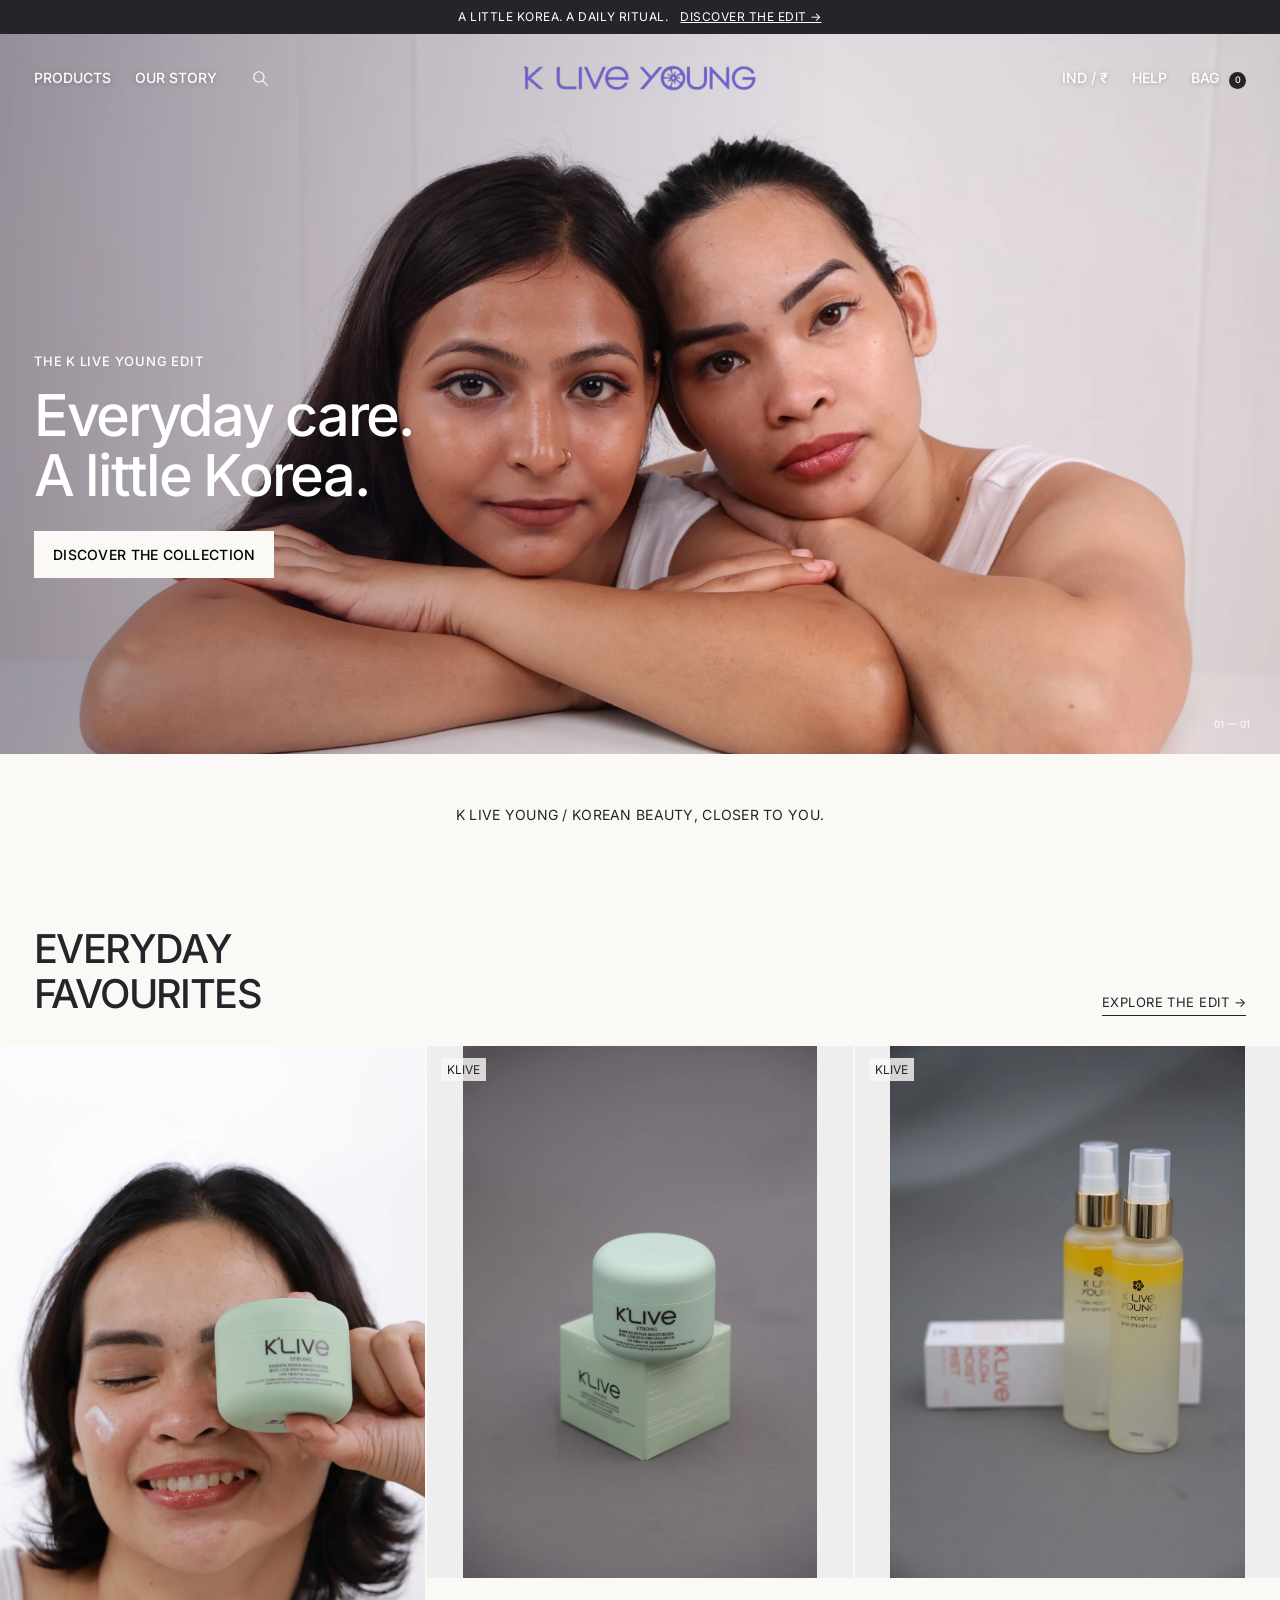
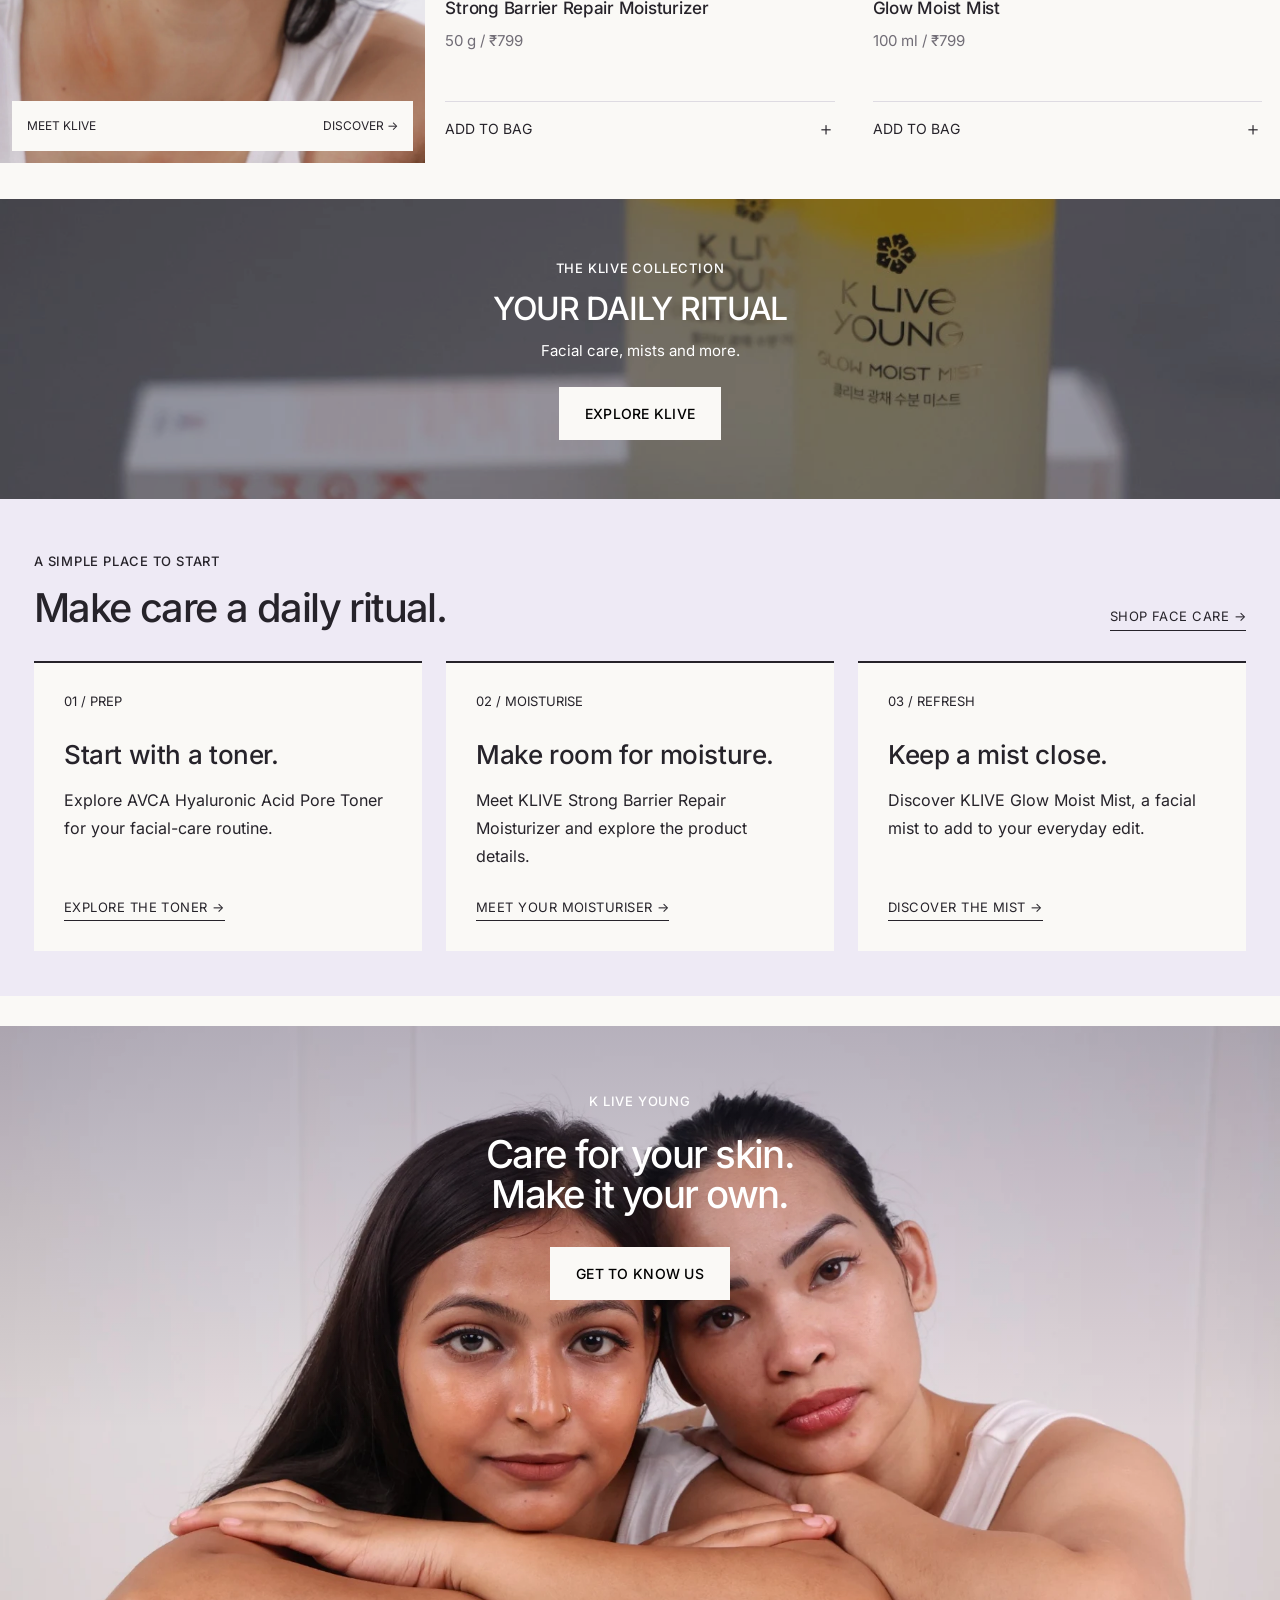
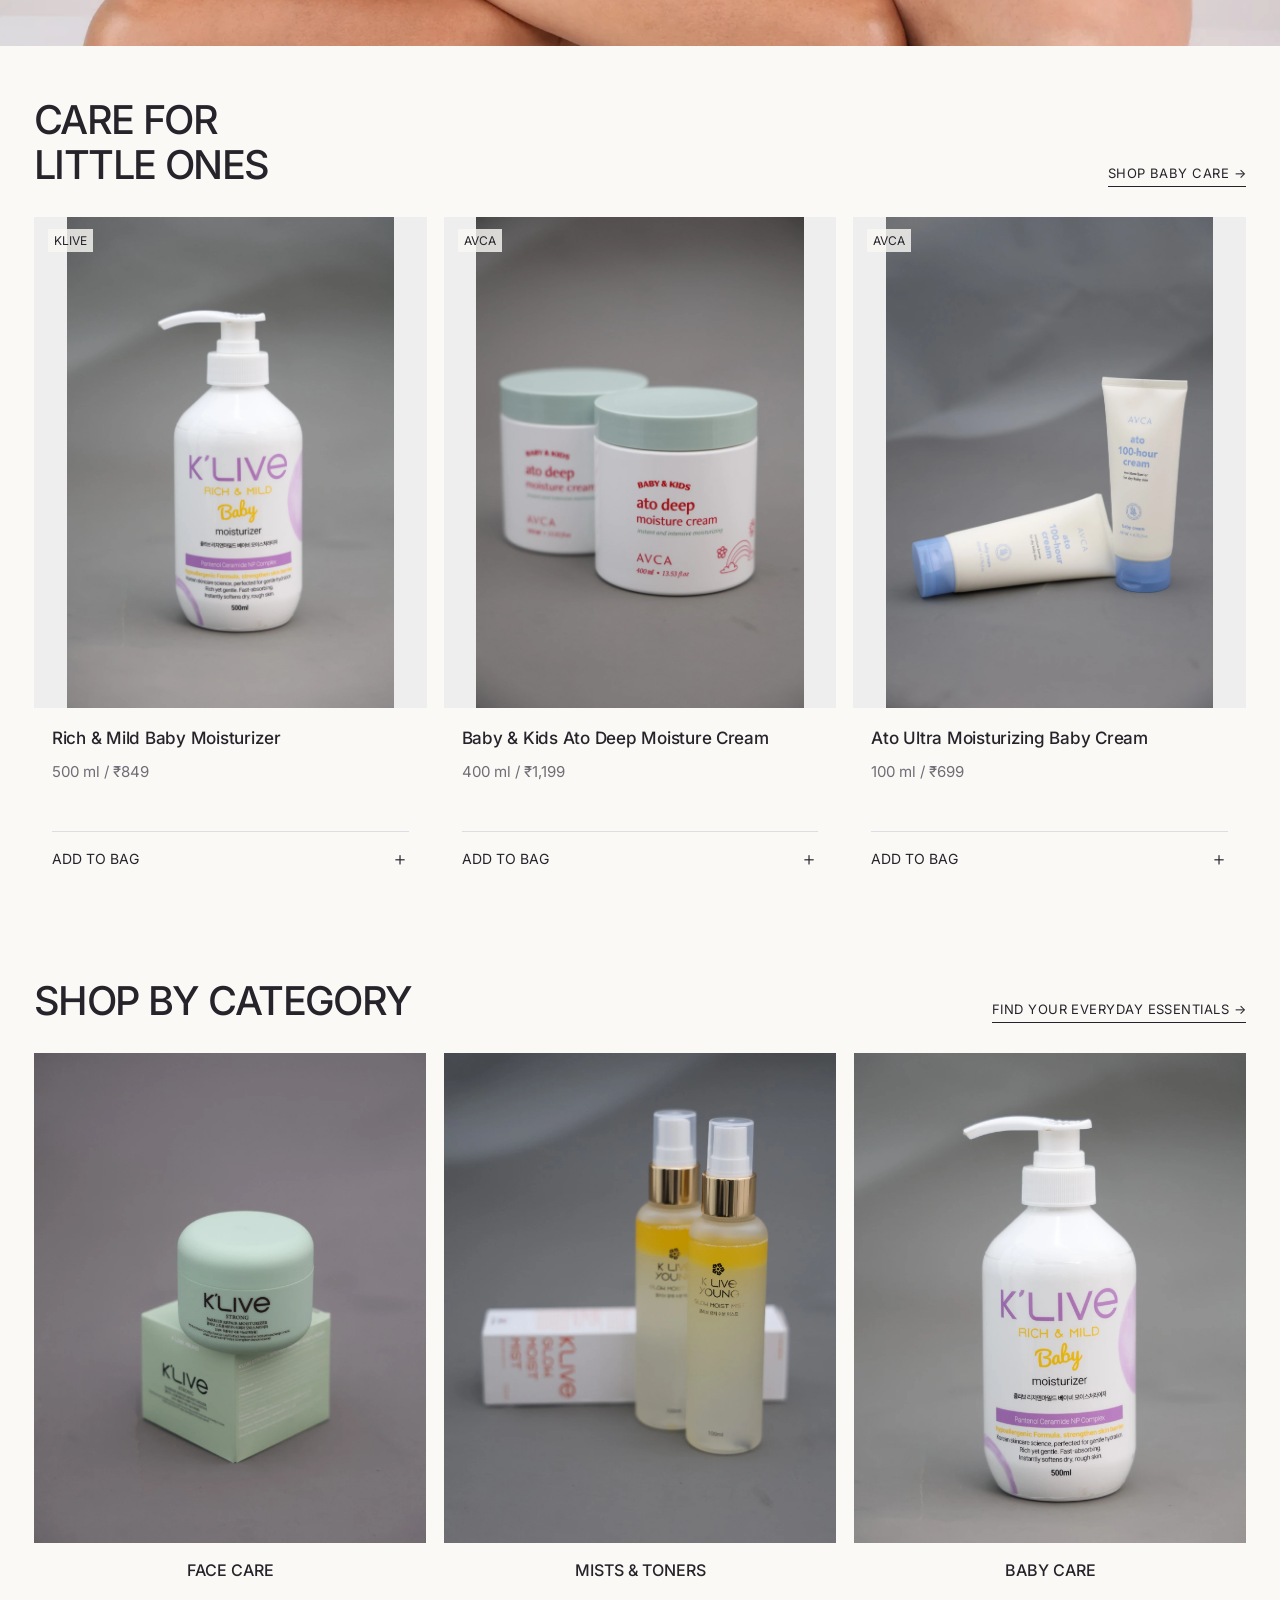
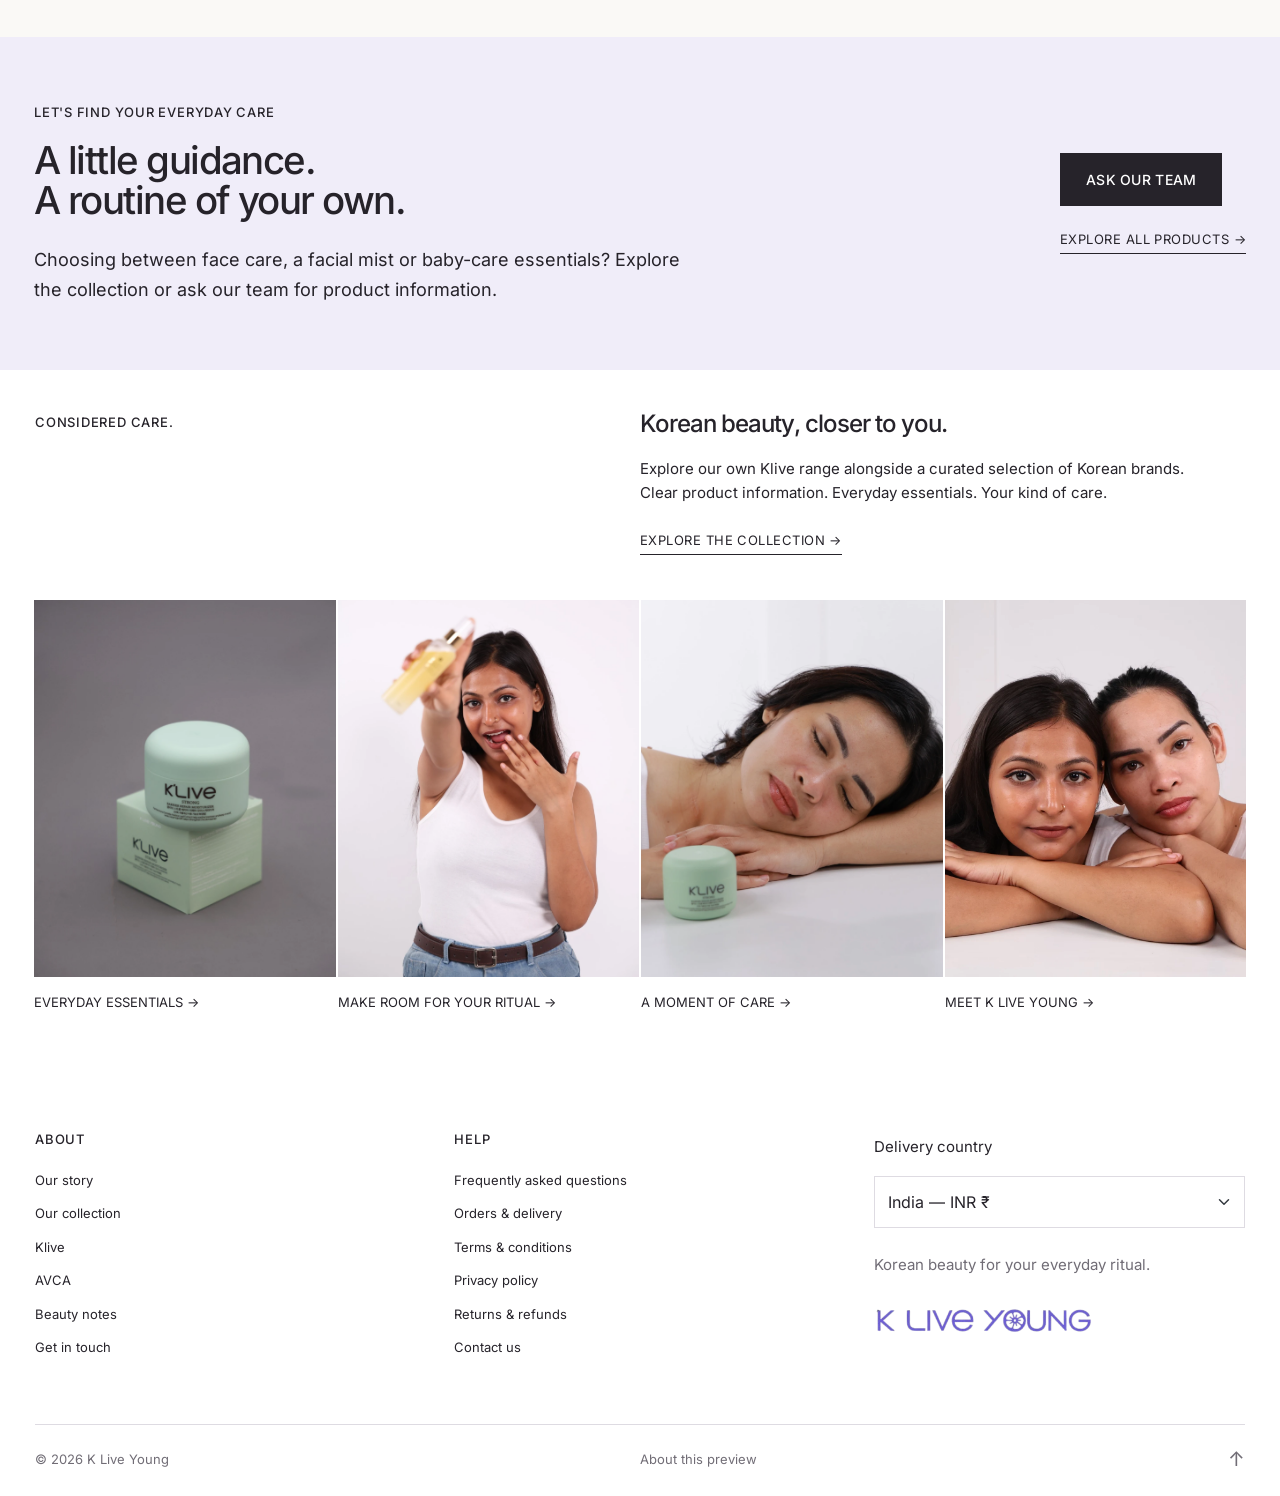
<file: index.html>
<!doctype html>
<html lang="en">
  <head>
    <meta charset="utf-8" />
    <meta name="viewport" content="width=device-width, initial-scale=1" />
    <title>Korean skincare & everyday care | K Live Young</title>
    <meta
      name="description"
      content="Discover Klive and curated Korean beauty. Explore skincare, facial mists and everyday baby-care essentials."
    />
    <link rel="icon" href="assets/images/logo.png" />
    <link rel="stylesheet" href="assets/vendor/bootstrap.min.css" />
    <link rel="stylesheet" href="assets/css/fonts.css" />
    <link rel="stylesheet" href="assets/css/style.css" />
  </head>
  <body id="top" class="home-page">
    <a class="skip-link" href="#main">Skip to content</a>
    <div class="announcement">
      A LITTLE KOREA. A DAILY RITUAL.
      <a href="shop.html">DISCOVER THE EDIT →</a>
    </div>
    <header class="site-header">
      <nav class="navbar container-fluid" aria-label="Main navigation">
        <div class="nav-side">
          <button
            class="nav-link mobile-menu"
            type="button"
            data-bs-toggle="offcanvas"
            data-bs-target="#menuDrawer"
            aria-controls="menuDrawer"
            aria-label="Open menu"
          >
            ☰</button
          ><a class="nav-link desktop-link" href="shop.html">PRODUCTS</a
          ><a class="nav-link desktop-link" href="index.html#our-story"
            >OUR STORY</a
          ><button
            class="icon-button"
            data-bs-toggle="modal"
            data-bs-target="#searchModal"
            aria-label="Search products"
          >
            <svg viewBox="0 0 24 24" aria-hidden="true">
              <circle cx="10" cy="10" r="6.5" />
              <path d="m15 15 6 6" />
            </svg>
          </button>
        </div>
        <a class="brand" href="index.html" aria-label="K Live Young home"
          ><img
            src="assets/images/klive-wordmark.svg"
            alt="K Live Young"
            width="240" height="32"
        /></a>
        <div class="nav-side nav-right">
          <span class="region">IND / ₹</span
          ><a class="nav-link account-link" href="contact.html">HELP</a
          ><button
            class="nav-link bag-button"
            data-bs-toggle="offcanvas"
            data-bs-target="#cartDrawer"
            aria-controls="cartDrawer"
          >
            BAG <span class="cart-count">0</span>
          </button>
        </div>
      </nav>
    </header>
    <main id="main">
      <section class="hero-home" aria-labelledby="heroTitle">
        <img
          src="assets/images/IMG_0144.webp"
          alt="Two models from the K Live Young campaign"
          class="hero-image"
          fetchpriority="high"
        />
        <div class="hero-shade"></div>
        <div class="hero-copy">
          <p class="eyebrow">THE K LIVE YOUNG EDIT</p>
          <h1 id="heroTitle">Everyday care.<br />A little Korea.</h1>
          <a class="btn btn-light" href="shop.html">DISCOVER THE COLLECTION</a>
        </div>
        <span class="hero-index">01 — 01</span>
      </section>
      <section class="brand-intro" aria-label="Brand introduction">
        <p>K LIVE YOUNG / KOREAN BEAUTY, CLOSER TO YOU.</p>
      </section>
      <section id="best-sellers" aria-labelledby="bestTitle">
        <div class="section-heading">
          <h2 id="bestTitle">EVERYDAY<br />FAVOURITES</h2>
          <a class="text-link" href="shop.html">EXPLORE THE EDIT →</a>
        </div>
        <div class="best-grid">
          <a class="campaign-card" href="product.html?id=moisturizer"
            ><img
              src="assets/images/IMG_0016.webp"
              alt="Model holding the Klive moisturiser"
              class=""
              loading="lazy"
            />
            <div class="campaign-caption">
              <span>MEET KLIVE</span><span>DISCOVER →</span>
            </div></a
          >
          <article class="product-card">
            <a class="product-photo" href="product.html?id=moisturizer"
              ><img
                src="assets/images/IMG_9931.webp"
                alt="KLIVE Strong Barrier Repair Moisturizer"
                class=""
                loading="lazy"
              /><span class="product-label">KLIVE</span></a
            >
            <div class="product-caption">
              <a href="product.html?id=moisturizer"
                ><h3>Strong Barrier Repair Moisturizer</h3></a
              >
              <p class="small-copy">50 g / ₹799</p>
              <button
                class="quick-add"
                data-add="moisturizer"
                aria-label="Add Strong Barrier Repair Moisturizer to bag"
              >
                ADD TO BAG <span>＋</span>
              </button>
            </div>
          </article>
          <article class="product-card">
            <a class="product-photo" href="product.html?id=mist"
              ><img
                src="assets/images/IMG_9954.webp"
                alt="KLIVE Glow Moist Mist"
                class=""
                loading="lazy"
              /><span class="product-label">KLIVE</span></a
            >
            <div class="product-caption">
              <a href="product.html?id=mist"><h3>Glow Moist Mist</h3></a>
              <p class="small-copy">100 ml / ₹799</p>
              <button
                class="quick-add"
                data-add="mist"
                aria-label="Add Glow Moist Mist to bag"
              >
                ADD TO BAG <span>＋</span>
              </button>
            </div>
          </article>
        </div>
      </section>
      <section class="collection-banner" aria-labelledby="collectionTitle">
        <img
          src="assets/images/IMG_9954.webp"
          alt="Klive facial mist bottles and packaging"
          class=""
          loading="lazy"
        />
        <div class="banner-copy">
          <p class="eyebrow">THE KLIVE COLLECTION</p>
          <h2 id="collectionTitle">YOUR DAILY RITUAL</h2>
          <p class="small-copy">Facial care, mists and more.</p>
          <a class="btn btn-light" href="shop.html?brand=KLIVE"
            >EXPLORE KLIVE</a
          >
        </div>
      </section>
      <section id="routines" class="routine-guide" aria-labelledby="routineTitle">
        <div class="section-heading">
          <div><p class="eyebrow">A SIMPLE PLACE TO START</p><h2 id="routineTitle">Make care a daily ritual.</h2></div>
          <a class="text-link" href="shop.html">SHOP FACE CARE &rarr;</a>
        </div>
        <div class="routine-steps">
          <a class="routine-step" href="product.html?id=toner"><span class="step-number">01 / PREP</span><h3>Start with a toner.</h3><p>Explore AVCA Hyaluronic Acid Pore Toner for your facial-care routine.</p><span class="text-link">EXPLORE THE TONER &rarr;</span></a>
          <a class="routine-step" href="product.html?id=moisturizer"><span class="step-number">02 / MOISTURISE</span><h3>Make room for moisture.</h3><p>Meet KLIVE Strong Barrier Repair Moisturizer and explore the product details.</p><span class="text-link">MEET YOUR MOISTURISER &rarr;</span></a>
          <a class="routine-step" href="product.html?id=mist"><span class="step-number">03 / REFRESH</span><h3>Keep a mist close.</h3><p>Discover KLIVE Glow Moist Mist, a facial mist to add to your everyday edit.</p><span class="text-link">DISCOVER THE MIST &rarr;</span></a>
        </div>
      </section>
      <section id="our-story" class="discovery-banner">
        <img
          src="assets/images/IMG_0144.webp"
          alt="The K Live Young campaign"
          class="discovery-image"
          loading="lazy"
        />
        <div class="discovery-copy">
          <p class="eyebrow">K LIVE YOUNG</p>
          <h2>Care for your skin.<br />Make it your own.</h2>
          <a href="contact.html" class="btn btn-light">GET TO KNOW US</a>
        </div>
      </section>
      <section id="new-arrivals">
        <div class="section-heading">
          <h2>CARE FOR<br />LITTLE ONES</h2>
          <a class="text-link" href="shop.html?category=Baby%20care">SHOP BABY CARE →</a>
        </div>
        <div class="product-rail family-products">
          <article class="product-card">
            <a class="product-photo" href="product.html?id=baby"
              ><img
                src="assets/images/IMG_9905.webp"
                alt="KLIVE Rich & Mild Baby Moisturizer"
                class=""
                loading="lazy"
              /><span class="product-label">KLIVE</span></a
            >
            <div class="product-caption">
              <a href="product.html?id=baby"
                ><h3>Rich & Mild Baby Moisturizer</h3></a
              >
              <p class="small-copy">500 ml / ₹849</p>
              <button
                class="quick-add"
                data-add="baby"
                aria-label="Add Rich & Mild Baby Moisturizer to bag"
              >
                ADD TO BAG <span>＋</span>
              </button>
            </div>
          </article>
<article class="product-card">
            <a class="product-photo" href="product.html?id=cream"
              ><img
                src="assets/images/IMG_9935.webp"
                alt="AVCA Baby & Kids Ato Deep Moisture Cream"
                class=""
                loading="lazy"
              /><span class="product-label">AVCA</span></a
            >
            <div class="product-caption">
              <a href="product.html?id=cream"
                ><h3>Baby & Kids Ato Deep Moisture Cream</h3></a
              >
              <p class="small-copy">400 ml / ₹1,199</p>
              <button
                class="quick-add"
                data-add="cream"
                aria-label="Add Baby & Kids Ato Deep Moisture Cream to bag"
              >
                ADD TO BAG <span>＋</span>
              </button>
            </div>
          </article>
          <article class="product-card">
            <a class="product-photo" href="product.html?id=ato"
              ><img
                src="assets/images/IMG_9946.webp"
                alt="AVCA Ato Ultra Moisturizing Baby Cream"
                class=""
                loading="lazy"
              /><span class="product-label">AVCA</span></a
            >
            <div class="product-caption">
              <a href="product.html?id=ato"
                ><h3>Ato Ultra Moisturizing Baby Cream</h3></a
              >
              <p class="small-copy">100 ml / ₹699</p>
              <button
                class="quick-add"
                data-add="ato"
                aria-label="Add Ato Ultra Moisturizing Baby Cream to bag"
              >
                ADD TO BAG <span>＋</span>
              </button>
            </div>
          </article>
        </div>
      </section>
      <section id="shop-by-category">
        <div class="section-heading">
          <h2>SHOP BY CATEGORY</h2>
          <a class="text-link" href="shop.html"
            >FIND YOUR EVERYDAY ESSENTIALS →</a
          >
        </div>
        <div class="category-rail">
          <a class="category-card" href="shop.html?category=Face%20care"
            ><img
              src="assets/images/IMG_9931.webp"
              alt="FACE CARE"
              class=""
              loading="lazy"
            />
            <h3>FACE CARE</h3></a
          ><a
            class="category-card"
            href="shop.html?category=Mists%20%26%20toners"
            ><img
              src="assets/images/IMG_9954.webp"
              alt="MISTS & TONERS"
              class=""
              loading="lazy"
            />
            <h3>MISTS & TONERS</h3></a
          ><a class="category-card" href="shop.html?category=Baby%20care"
            ><img
              src="assets/images/IMG_9905.webp"
              alt="BABY CARE"
              class=""
              loading="lazy"
            />
            <h3>BABY CARE</h3></a>
        </div>
      </section>
      <section id="reviews" class="shopping-help" aria-labelledby="helpTitle">
        <div><p class="eyebrow">LET'S FIND YOUR EVERYDAY CARE</p><h2 id="helpTitle">A little guidance.<br />A routine of your own.</h2><p>Choosing between face care, a facial mist or baby-care essentials? Explore the collection or ask our team for product information.</p></div>
        <div class="help-actions"><a class="btn btn-dark" href="contact.html">ASK OUR TEAM</a><a class="text-link" href="shop.html">EXPLORE ALL PRODUCTS &rarr;</a></div>
      </section>
      <section class="brand-statement row g-0">
        <div class="col-md-6"><p class="eyebrow">CONSIDERED CARE.</p></div>
        <div class="col-md-6">
          <h2>Korean beauty, closer to you.</h2>
          <p>
            Explore our own Klive range alongside a curated selection of Korean
            brands. Clear product information. Everyday essentials. Your kind of
            care.
          </p>
          <a class="text-link" href="shop.html">EXPLORE THE COLLECTION →</a>
        </div>
      </section>
      <section
        id="beauty-notes"
        class="editorial-strip"
        aria-label="Discover K Live Young"
      >
        <a href="shop.html?category=Face%20care"
          ><img
            src="assets/images/IMG_9931.webp"
            alt="EVERYDAY ESSENTIALS"
            class=""
            loading="lazy"
          /><span>EVERYDAY ESSENTIALS →</span></a
        ><a href="product.html?id=mist"
          ><img
            src="assets/images/IMG_0116.webp"
            alt="MAKE ROOM FOR YOUR RITUAL"
            class=""
            loading="lazy"
          /><span>MAKE ROOM FOR YOUR RITUAL →</span></a
        ><a href="product.html?id=moisturizer"
          ><img
            src="assets/images/IMG_0005.webp"
            alt="A MOMENT OF CARE"
            class=""
            loading="lazy"
          /><span>A MOMENT OF CARE →</span></a
        ><a href="contact.html"
          ><img
            src="assets/images/IMG_0144.webp"
            alt="MEET K LIVE YOUNG"
            class=""
            loading="lazy"
          /><span>MEET K LIVE YOUNG →</span></a
        >
      </section>
    </main>
    <footer class="site-footer">
      <div class="row g-5">
        <div class="col-6 col-lg-4">
          <h2 class="eyebrow">ABOUT</h2>
          <ul class="footer-links">
            <li><a href="index.html#our-story">Our story</a></li>
            <li><a href="shop.html">Our collection</a></li>
            <li><a href="shop.html?brand=KLIVE">Klive</a></li>
            <li><a href="shop.html?brand=AVCA">AVCA</a></li>
            <li><a href="index.html#beauty-notes">Beauty notes</a></li>
            <li><a href="contact.html">Get in touch</a></li>
          </ul>
        </div>
        <div class="col-6 col-lg-4">
          <h2 class="eyebrow">HELP</h2>
          <ul class="footer-links">
            <li>
              <a href="product.html#product-faq">Frequently asked questions</a>
            </li>
            <li><button data-info="shipping">Orders & delivery</button></li>
            <li><button data-info="terms">Terms & conditions</button></li>
            <li><button data-info="privacy">Privacy policy</button></li>
            <li><button data-info="returns">Returns & refunds</button></li>
            <li><a href="contact.html">Contact us</a></li>
          </ul>
        </div>
        <div class="col-12 col-lg-4">
          <label for="country" class="mb-3">Delivery country</label
          ><select
            id="country"
            class="form-select"
            aria-label="Delivery country"
          >
            <option>India — INR ₹</option>
          </select>
          <p class="small-copy mt-4">Korean beauty for your everyday ritual.</p>
          <a href="index.html" class="footer-logo"
            ><img
              src="assets/images/klive-wordmark.svg"
              alt="K Live Young"
              width="240" height="32"
              loading="lazy"
          /></a>
        </div>
      </div>
      <div class="footer-bottom">
        <span>© <span data-year>2026</span> K Live Young</span
        ><button data-info="prototype">About this preview</button
        ><a href="#top" aria-label="Back to top">↑</a>
      </div>
    </footer>
    <div
      class="offcanvas offcanvas-start"
      tabindex="-1"
      id="menuDrawer"
      aria-labelledby="menuTitle"
    >
      <div class="offcanvas-header">
        <h2 class="offcanvas-title" id="menuTitle">Explore K Live Young</h2>
        <button
          class="btn-close"
          data-bs-dismiss="offcanvas"
          aria-label="Close menu"
        ></button>
      </div>
      <div class="offcanvas-body menu-links">
        <a href="shop.html">Shop all</a
        ><a href="shop.html?category=Face%20care">Face care</a
        ><a href="shop.html?category=Mists%20%26%20toners">Mists & toners</a
        ><a href="shop.html?category=Baby%20care">Baby care</a
        ><a href="index.html#our-story">Our story</a
        ><a href="contact.html">Contact</a>
      </div>
    </div>
    <div
      class="offcanvas offcanvas-end"
      tabindex="-1"
      id="cartDrawer"
      aria-labelledby="cartTitle"
    >
      <div class="offcanvas-header">
        <h2 id="cartTitle" class="offcanvas-title">
          Your bag <span class="cart-count">0</span>
        </h2>
        <button
          class="btn-close"
          data-bs-dismiss="offcanvas"
          aria-label="Close bag"
        ></button>
      </div>
      <div class="offcanvas-body d-flex flex-column">
        <div id="cartItems"></div>
        <div class="cart-summary mt-auto">
          <div class="d-flex justify-content-between py-3">
            <span>Subtotal</span><strong id="cartTotal">₹0</strong>
          </div>
          <p class="small-copy">Shipping calculated at checkout.</p>
          <button id="checkoutButton" class="btn btn-dark w-100">
            CONTINUE TO CHECKOUT
          </button>
          <p
            class="cart-notice small-copy"
            id="checkoutNotice"
            role="status"
          ></p>
        </div>
      </div>
    </div>
    <div
      class="modal fade"
      id="searchModal"
      tabindex="-1"
      aria-labelledby="searchTitle"
      aria-hidden="true"
    >
      <div class="modal-dialog modal-lg">
        <div class="modal-content">
          <div class="modal-header">
            <h2 id="searchTitle" class="modal-title fs-5">
              Find your everyday essentials
            </h2>
            <button
              class="btn-close"
              data-bs-dismiss="modal"
              aria-label="Close search"
            ></button>
          </div>
          <div class="modal-body">
            <label for="searchInput" class="visually-hidden"
              >Search products or brands</label
            ><input
              id="searchInput"
              type="search"
              class="form-control"
              placeholder="Search products or brands…"
              autocomplete="off"
            />
            <div id="searchResults" class="mt-4" aria-live="polite"></div>
          </div>
        </div>
      </div>
    </div>
    <div
      class="modal fade"
      id="infoModal"
      tabindex="-1"
      aria-labelledby="infoTitle"
      aria-hidden="true"
    >
      <div class="modal-dialog modal-dialog-centered">
        <div class="modal-content">
          <div class="modal-header">
            <h2 id="infoTitle" class="modal-title fs-5"></h2>
            <button
              class="btn-close"
              data-bs-dismiss="modal"
              aria-label="Close information"
            ></button>
          </div>
          <div class="modal-body"><p id="infoText" class="small-copy"></p></div>
        </div>
      </div>
    </div>
    <div class="toast-container position-fixed bottom-0 end-0 p-3">
      <div id="cartToast" class="toast" role="status" aria-live="polite">
        <div class="toast-body d-flex justify-content-between">
          <span>Added to your bag.</span
          ><button
            class="btn-close ms-3"
            data-bs-dismiss="toast"
            aria-label="Dismiss notification"
          ></button>
        </div>
      </div>
    </div>
    <script src="assets/vendor/bootstrap.bundle.min.js"></script>
    <script src="assets/js/catalog.js"></script>
    <script src="assets/js/app.js"></script>
  </body>
</html>
</file>
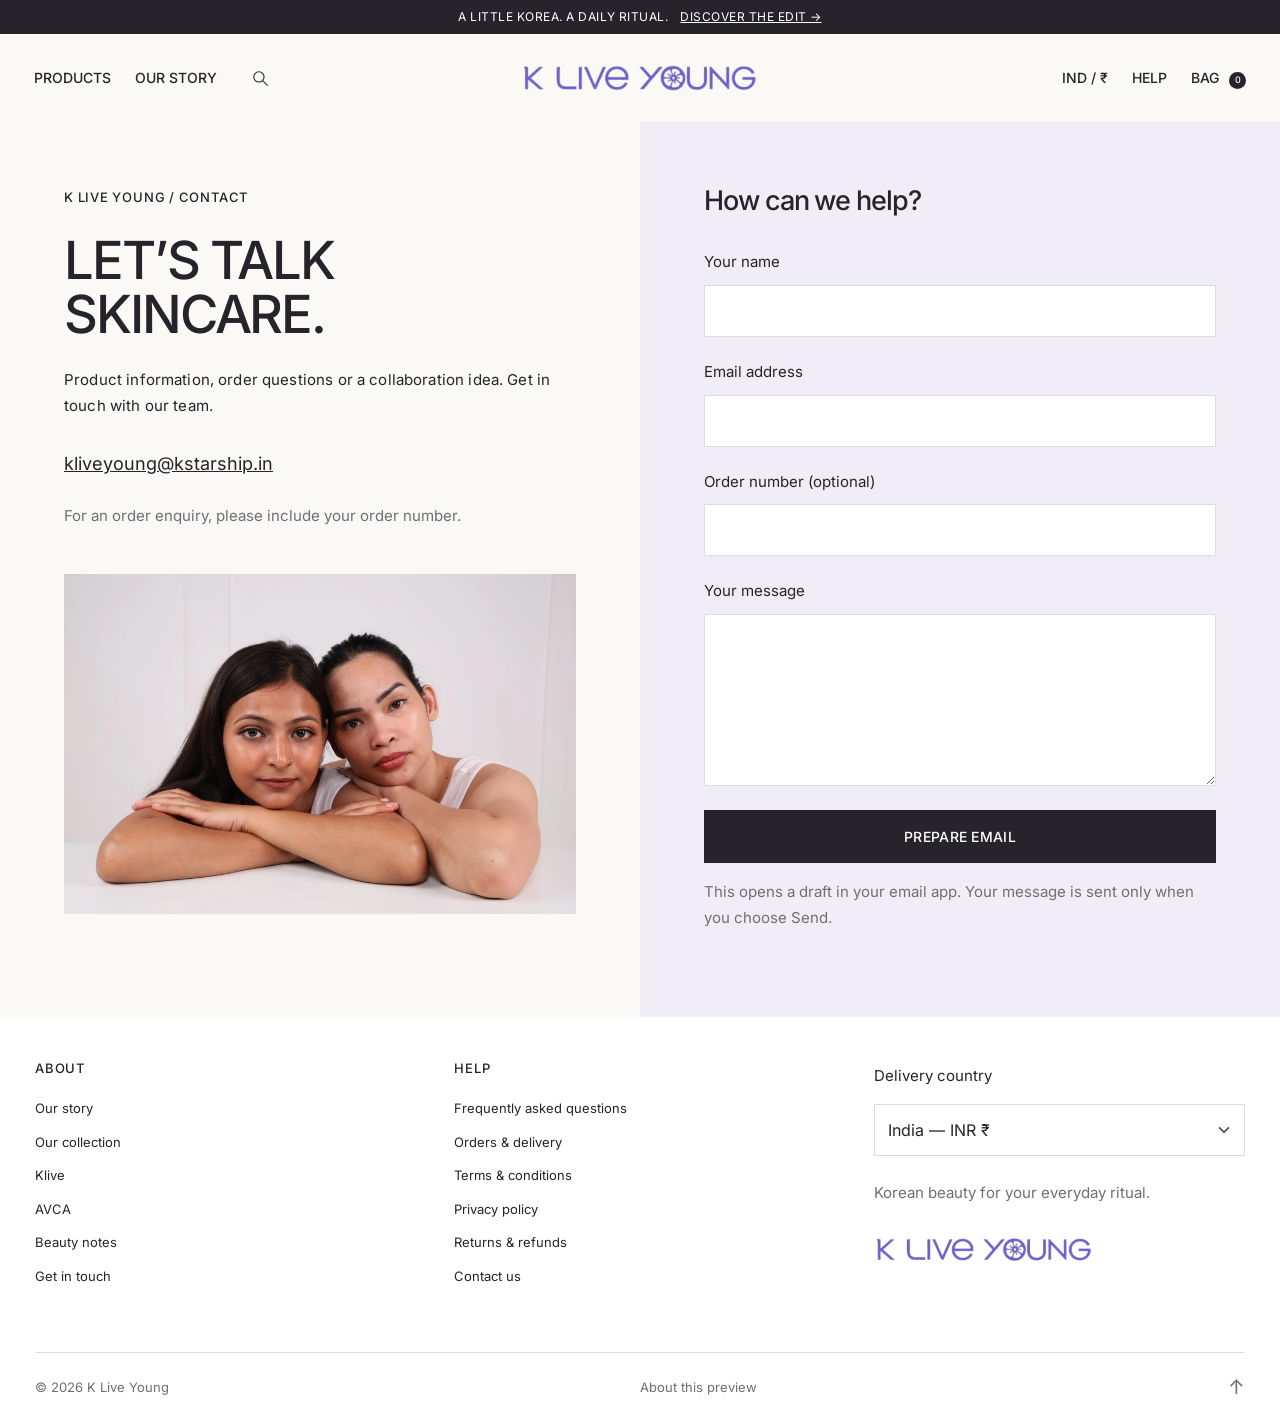
<file: contact.html>
<!doctype html>
<html lang="en">
  <head>
    <meta charset="utf-8" />
    <meta name="viewport" content="width=device-width, initial-scale=1" />
    <title>Contact our team | K Live Young</title>
    <meta
      name="description"
      content="Discover Klive and curated Korean beauty. Explore skincare, facial mists and everyday baby-care essentials."
    />
    <link rel="icon" href="assets/images/logo.png" />
    <link rel="stylesheet" href="assets/vendor/bootstrap.min.css" />
    <link rel="stylesheet" href="assets/css/fonts.css" />
    <link rel="stylesheet" href="assets/css/style.css" />
  </head>
  <body id="top" class="">
    <a class="skip-link" href="#main">Skip to content</a>
    <div class="announcement">
      A LITTLE KOREA. A DAILY RITUAL.
      <a href="shop.html">DISCOVER THE EDIT →</a>
    </div>
    <header class="site-header">
      <nav class="navbar container-fluid" aria-label="Main navigation">
        <div class="nav-side">
          <button
            class="nav-link mobile-menu"
            type="button"
            data-bs-toggle="offcanvas"
            data-bs-target="#menuDrawer"
            aria-controls="menuDrawer"
            aria-label="Open menu"
          >
            ☰</button
          ><a class="nav-link desktop-link" href="shop.html">PRODUCTS</a
          ><a class="nav-link desktop-link" href="index.html#our-story"
            >OUR STORY</a
          ><button
            class="icon-button"
            data-bs-toggle="modal"
            data-bs-target="#searchModal"
            aria-label="Search products"
          >
            <svg viewBox="0 0 24 24" aria-hidden="true">
              <circle cx="10" cy="10" r="6.5" />
              <path d="m15 15 6 6" />
            </svg>
          </button>
        </div>
        <a class="brand" href="index.html" aria-label="K Live Young home"
          ><img
            src="assets/images/klive-wordmark.svg"
            alt="K Live Young"
            width="240" height="32"
        /></a>
        <div class="nav-side nav-right">
          <span class="region">IND / ₹</span
          ><a class="nav-link account-link" href="contact.html">HELP</a
          ><button
            class="nav-link bag-button"
            data-bs-toggle="offcanvas"
            data-bs-target="#cartDrawer"
            aria-controls="cartDrawer"
          >
            BAG <span class="cart-count">0</span>
          </button>
        </div>
      </nav>
    </header>
    <main id="main" class="contact-page">
      <div class="row g-0">
        <section class="col-lg-6 contact-info">
          <p class="eyebrow">K LIVE YOUNG / CONTACT</p>
          <h1>LET’S TALK<br />SKINCARE.</h1>
          <p class="mono">
            Product information, order questions or a collaboration idea. Get in
            touch with our team.
          </p>
          <a href="mailto:kliveyoung@kstarship.in">kliveyoung@kstarship.in</a>
          <p class="small-copy mt-4">
            For an order enquiry, please include your order number.
          </p>
          <img
            src="assets/images/IMG_0144.webp"
            alt="K Live Young campaign"
            class="contact-photo"
            loading="lazy"
          />
        </section>
        <section class="col-lg-6 contact-form-wrap">
          <h2>How can we help?</h2>
          <form id="contactForm">
            <label for="contactName">Your name</label
            ><input
              id="contactName"
              class="form-control"
              autocomplete="name"
              maxlength="100"
              required
            /><label for="contactEmail">Email address</label
            ><input
              id="contactEmail"
              class="form-control"
              type="email"
              autocomplete="email"
              maxlength="200"
              required
            /><label for="contactOrder">Order number (optional)</label
            ><input
              id="contactOrder"
              class="form-control"
              maxlength="80"
            /><label for="contactMessage">Your message</label
            ><textarea
              id="contactMessage"
              class="form-control"
              rows="6"
              maxlength="2000"
              required
            ></textarea
            ><button class="btn btn-dark w-100 mt-4" type="submit">
              PREPARE EMAIL
            </button>
            <p class="small-copy mt-3">
              This opens a draft in your email app. Your message is sent only
              when you choose Send.
            </p>
            <p id="contactStatus" role="status"></p>
          </form>
        </section>
      </div>
    </main>
    <footer class="site-footer">
      <div class="row g-5">
        <div class="col-6 col-lg-4">
          <h2 class="eyebrow">ABOUT</h2>
          <ul class="footer-links">
            <li><a href="index.html#our-story">Our story</a></li>
            <li><a href="shop.html">Our collection</a></li>
            <li><a href="shop.html?brand=KLIVE">Klive</a></li>
            <li><a href="shop.html?brand=AVCA">AVCA</a></li>
            <li><a href="index.html#beauty-notes">Beauty notes</a></li>
            <li><a href="contact.html">Get in touch</a></li>
          </ul>
        </div>
        <div class="col-6 col-lg-4">
          <h2 class="eyebrow">HELP</h2>
          <ul class="footer-links">
            <li>
              <a href="product.html#product-faq">Frequently asked questions</a>
            </li>
            <li><button data-info="shipping">Orders & delivery</button></li>
            <li><button data-info="terms">Terms & conditions</button></li>
            <li><button data-info="privacy">Privacy policy</button></li>
            <li><button data-info="returns">Returns & refunds</button></li>
            <li><a href="contact.html">Contact us</a></li>
          </ul>
        </div>
        <div class="col-12 col-lg-4">
          <label for="country" class="mb-3">Delivery country</label
          ><select
            id="country"
            class="form-select"
            aria-label="Delivery country"
          >
            <option>India — INR ₹</option>
          </select>
          <p class="small-copy mt-4">Korean beauty for your everyday ritual.</p>
          <a href="index.html" class="footer-logo"
            ><img
              src="assets/images/klive-wordmark.svg"
              alt="K Live Young"
              width="240" height="32"
              loading="lazy"
          /></a>
        </div>
      </div>
      <div class="footer-bottom">
        <span>© <span data-year>2026</span> K Live Young</span
        ><button data-info="prototype">About this preview</button
        ><a href="#top" aria-label="Back to top">↑</a>
      </div>
    </footer>
    <div
      class="offcanvas offcanvas-start"
      tabindex="-1"
      id="menuDrawer"
      aria-labelledby="menuTitle"
    >
      <div class="offcanvas-header">
        <h2 class="offcanvas-title" id="menuTitle">Explore K Live Young</h2>
        <button
          class="btn-close"
          data-bs-dismiss="offcanvas"
          aria-label="Close menu"
        ></button>
      </div>
      <div class="offcanvas-body menu-links">
        <a href="shop.html">Shop all</a
        ><a href="shop.html?category=Face%20care">Face care</a
        ><a href="shop.html?category=Mists%20%26%20toners">Mists & toners</a
        ><a href="shop.html?category=Baby%20care">Baby care</a
        ><a href="index.html#our-story">Our story</a
        ><a href="contact.html">Contact</a>
      </div>
    </div>
    <div
      class="offcanvas offcanvas-end"
      tabindex="-1"
      id="cartDrawer"
      aria-labelledby="cartTitle"
    >
      <div class="offcanvas-header">
        <h2 id="cartTitle" class="offcanvas-title">
          Your bag <span class="cart-count">0</span>
        </h2>
        <button
          class="btn-close"
          data-bs-dismiss="offcanvas"
          aria-label="Close bag"
        ></button>
      </div>
      <div class="offcanvas-body d-flex flex-column">
        <div id="cartItems"></div>
        <div class="cart-summary mt-auto">
          <div class="d-flex justify-content-between py-3">
            <span>Subtotal</span><strong id="cartTotal">₹0</strong>
          </div>
          <p class="small-copy">Shipping calculated at checkout.</p>
          <button id="checkoutButton" class="btn btn-dark w-100">
            CONTINUE TO CHECKOUT
          </button>
          <p
            class="cart-notice small-copy"
            id="checkoutNotice"
            role="status"
          ></p>
        </div>
      </div>
    </div>
    <div
      class="modal fade"
      id="searchModal"
      tabindex="-1"
      aria-labelledby="searchTitle"
      aria-hidden="true"
    >
      <div class="modal-dialog modal-lg">
        <div class="modal-content">
          <div class="modal-header">
            <h2 id="searchTitle" class="modal-title fs-5">
              Find your everyday essentials
            </h2>
            <button
              class="btn-close"
              data-bs-dismiss="modal"
              aria-label="Close search"
            ></button>
          </div>
          <div class="modal-body">
            <label for="searchInput" class="visually-hidden"
              >Search products or brands</label
            ><input
              id="searchInput"
              type="search"
              class="form-control"
              placeholder="Search products or brands…"
              autocomplete="off"
            />
            <div id="searchResults" class="mt-4" aria-live="polite"></div>
          </div>
        </div>
      </div>
    </div>
    <div
      class="modal fade"
      id="infoModal"
      tabindex="-1"
      aria-labelledby="infoTitle"
      aria-hidden="true"
    >
      <div class="modal-dialog modal-dialog-centered">
        <div class="modal-content">
          <div class="modal-header">
            <h2 id="infoTitle" class="modal-title fs-5"></h2>
            <button
              class="btn-close"
              data-bs-dismiss="modal"
              aria-label="Close information"
            ></button>
          </div>
          <div class="modal-body"><p id="infoText" class="small-copy"></p></div>
        </div>
      </div>
    </div>
    <div class="toast-container position-fixed bottom-0 end-0 p-3">
      <div id="cartToast" class="toast" role="status" aria-live="polite">
        <div class="toast-body d-flex justify-content-between">
          <span>Added to your bag.</span
          ><button
            class="btn-close ms-3"
            data-bs-dismiss="toast"
            aria-label="Dismiss notification"
          ></button>
        </div>
      </div>
    </div>
    <script src="assets/vendor/bootstrap.bundle.min.js"></script>
    <script src="assets/js/catalog.js"></script>
    <script src="assets/js/app.js"></script>
  </body>
</html>
</file>
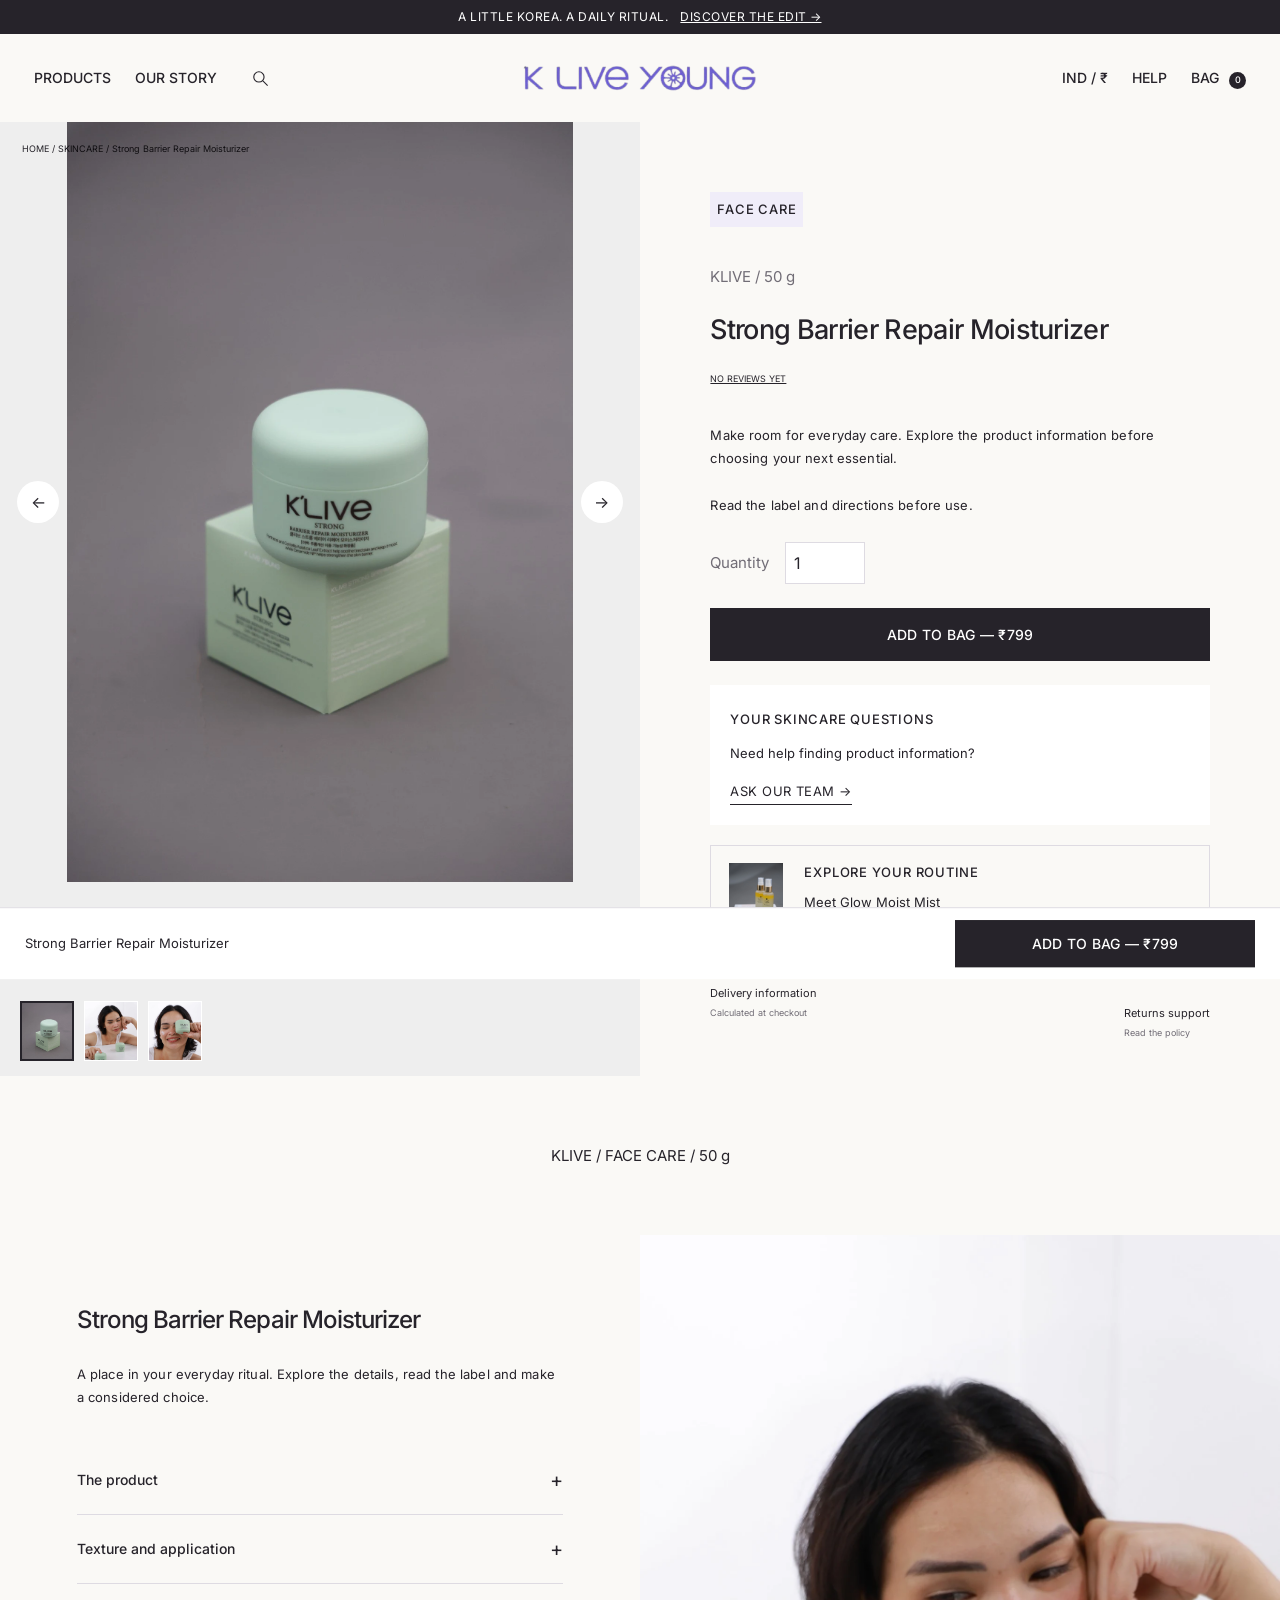
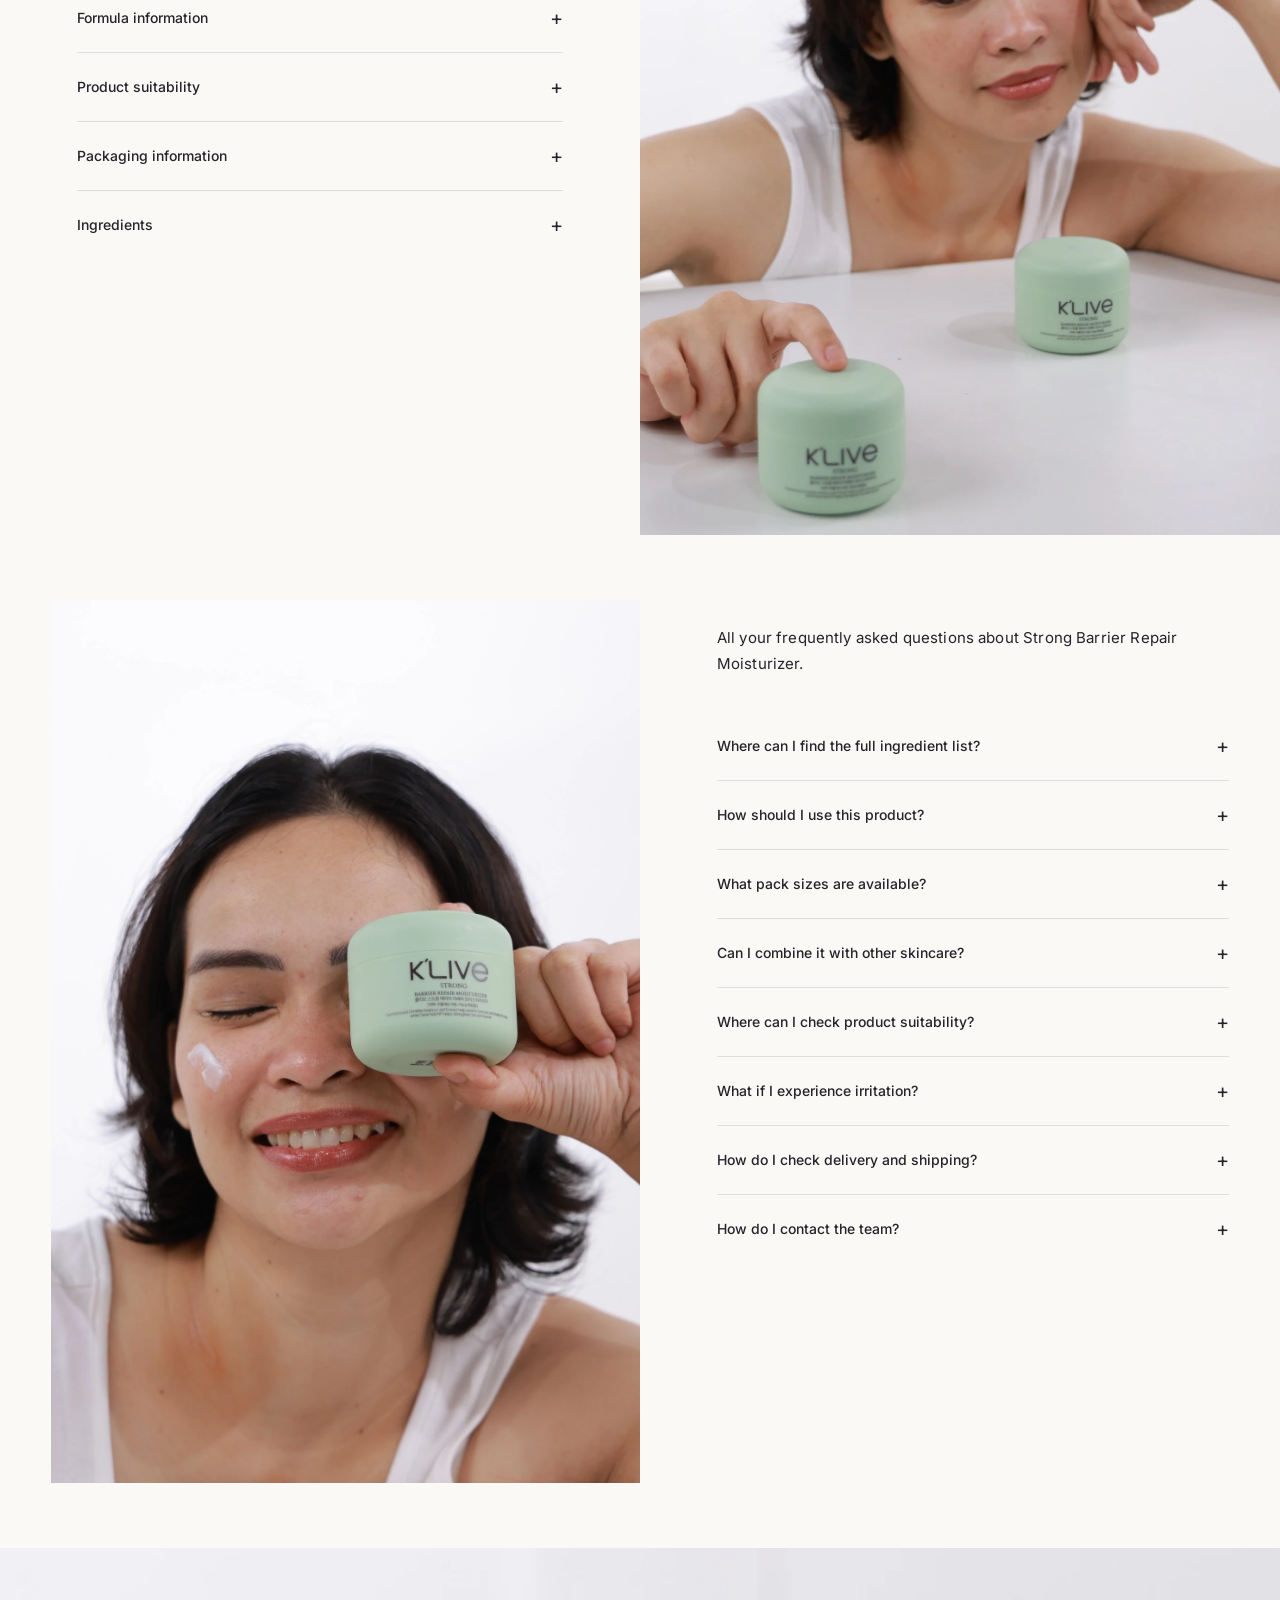
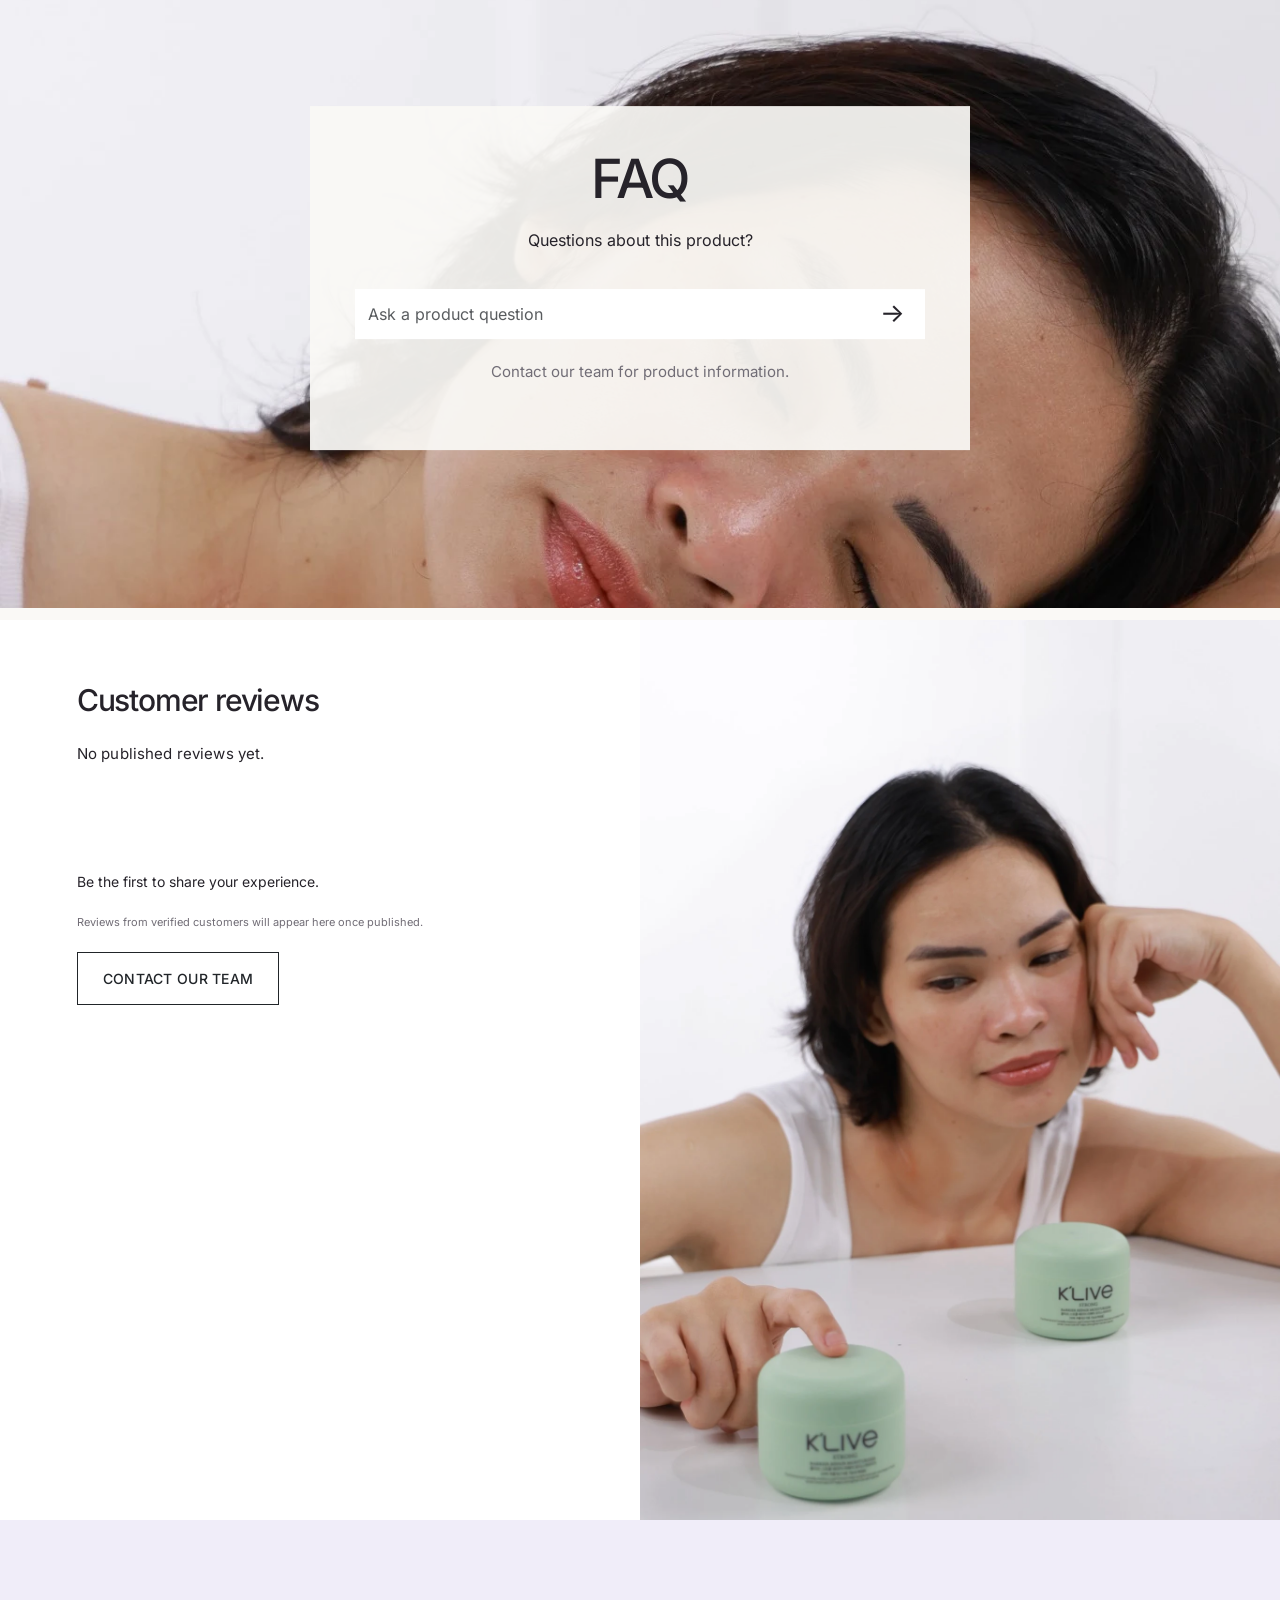
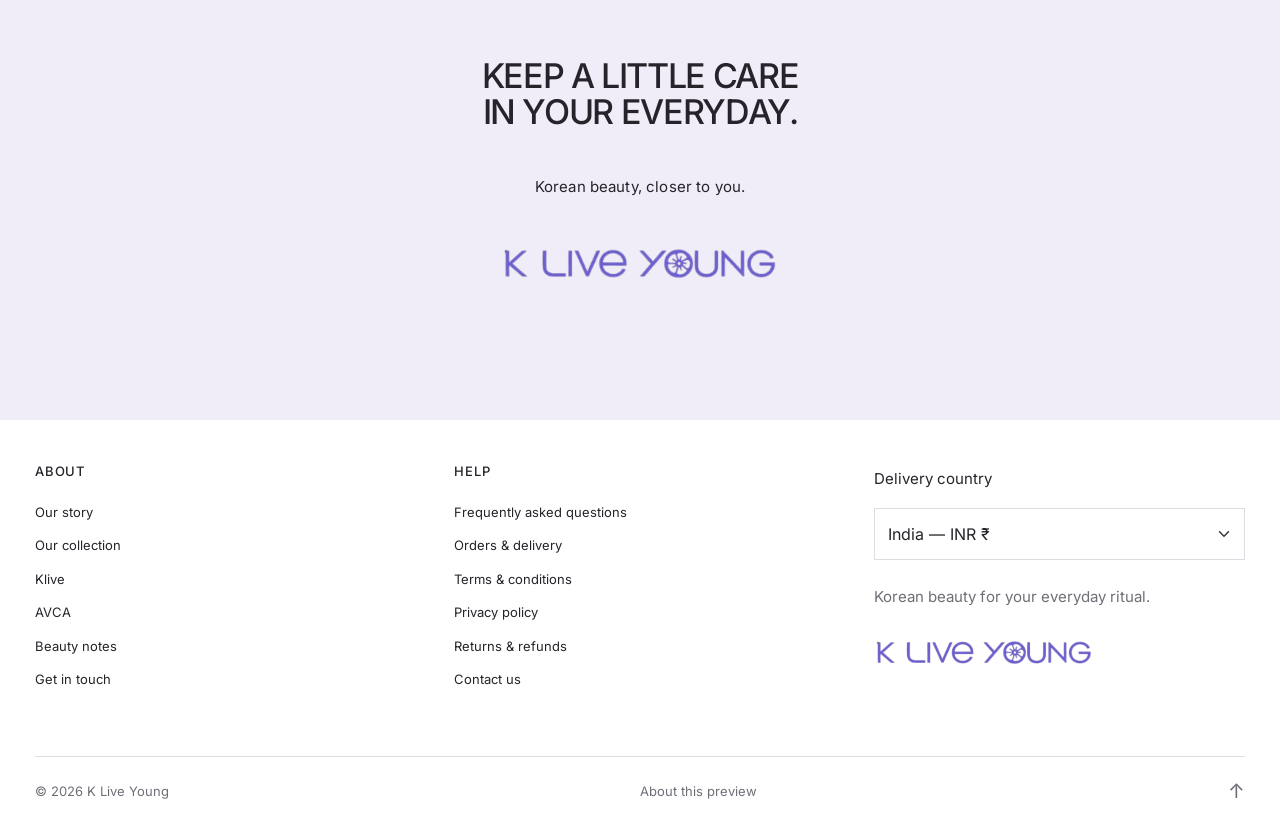
<file: product.html>
<!doctype html>
<html lang="en">
  <head>
    <meta charset="utf-8" />
    <meta name="viewport" content="width=device-width, initial-scale=1" />
    <title>Product details | K Live Young</title>
    <meta
      name="description"
      content="Discover Klive and curated Korean beauty. Explore skincare, facial mists and everyday baby-care essentials."
    />
    <link rel="icon" href="assets/images/logo.png" />
    <link rel="stylesheet" href="assets/vendor/bootstrap.min.css" />
    <link rel="stylesheet" href="assets/css/fonts.css" />
    <link rel="stylesheet" href="assets/css/style.css" />
  </head>
  <body id="top" class="product-page">
    <a class="skip-link" href="#main">Skip to content</a>
    <div class="announcement">
      A LITTLE KOREA. A DAILY RITUAL.
      <a href="shop.html">DISCOVER THE EDIT →</a>
    </div>
    <header class="site-header">
      <nav class="navbar container-fluid" aria-label="Main navigation">
        <div class="nav-side">
          <button
            class="nav-link mobile-menu"
            type="button"
            data-bs-toggle="offcanvas"
            data-bs-target="#menuDrawer"
            aria-controls="menuDrawer"
            aria-label="Open menu"
          >
            ☰</button
          ><a class="nav-link desktop-link" href="shop.html">PRODUCTS</a
          ><a class="nav-link desktop-link" href="index.html#our-story"
            >OUR STORY</a
          ><button
            class="icon-button"
            data-bs-toggle="modal"
            data-bs-target="#searchModal"
            aria-label="Search products"
          >
            <svg viewBox="0 0 24 24" aria-hidden="true">
              <circle cx="10" cy="10" r="6.5" />
              <path d="m15 15 6 6" />
            </svg>
          </button>
        </div>
        <a class="brand" href="index.html" aria-label="K Live Young home"
          ><img
            src="assets/images/klive-wordmark.svg"
            alt="K Live Young"
            width="240" height="32"
        /></a>
        <div class="nav-side nav-right">
          <span class="region">IND / ₹</span
          ><a class="nav-link account-link" href="contact.html">HELP</a
          ><button
            class="nav-link bag-button"
            data-bs-toggle="offcanvas"
            data-bs-target="#cartDrawer"
            aria-controls="cartDrawer"
          >
            BAG <span class="cart-count">0</span>
          </button>
        </div>
      </nav>
    </header>
    <main id="main">
      <section class="product-main row g-0">
        <div class="col-lg-6 product-gallery">
          <div class="breadcrumb-mini">
            <a href="index.html">HOME</a> / <a href="shop.html">SKINCARE</a> /
            <span data-product-name>KLIVE</span>
          </div>
          <div
            id="productCarousel"
            class="carousel slide"
            data-bs-interval="false"
          >
            <div class="carousel-inner" id="gallerySlides"></div>
            <button
              class="carousel-control-prev"
              type="button"
              data-bs-target="#productCarousel"
              data-bs-slide="prev"
              aria-label="Previous product image"
            >
              <span class="gallery-arrow">←</span></button
            ><button
              class="carousel-control-next"
              type="button"
              data-bs-target="#productCarousel"
              data-bs-slide="next"
              aria-label="Next product image"
            >
              <span class="gallery-arrow">→</span>
            </button>
          </div>
          <div class="gallery-thumbs" id="galleryThumbs"></div>
        </div>
        <div class="col-lg-6 product-info">
          <p class="eyebrow tag-label" data-product-category>FACE CARE</p>
          <p class="small-copy">
            <span data-product-brand>KLIVE</span> /
            <span data-product-size>50 g</span>
          </p>
          <h1 data-product-name>Strong Barrier Repair Moisturizer</h1>
          <a class="review-count" href="#product-reviews">NO REVIEWS YET</a>
          <p class="product-description mono">
            Make room for everyday facial care. Discover Klive and explore the
            product information before choosing your next essential.
          </p>
          <p class="mono">Read the label and directions before use.</p>
          <div class="d-flex align-items-center gap-3 mb-4">
            <label for="productQty" class="small-copy">Quantity</label
            ><input
              class="form-control quantity-field"
              id="productQty"
              type="number"
              min="1"
              max="99"
              value="1"
            />
          </div>
          <button class="btn btn-dark w-100 product-add" id="mainAdd">
            ADD TO BAG — <span data-product-price>₹799</span>
          </button>
          <div class="help-card">
            <span class="eyebrow">YOUR SKINCARE QUESTIONS</span>
            <p>Need help finding product information?</p>
            <a class="text-link" href="contact.html">ASK OUR TEAM →</a>
          </div>
          <a class="routine-helper" href="product.html?id=mist"
            ><img
              src="assets/images/IMG_9954.webp"
              alt="Klive Glow Moist Mist"
            />
            <div>
              <span class="eyebrow">EXPLORE YOUR ROUTINE</span>
              <p>Meet Glow Moist Mist</p>
              <span class="small-copy">View product →</span>
            </div></a
          >
          <div class="purchase-support">
            <p>Delivery information<br /><span>Calculated at checkout</span></p>
            <p>
              Returns support<br /><button data-info="returns">
                Read the policy
              </button>
            </p>
          </div>
        </div>
      </section>
      <section class="attribute-strip">
        <p>
          <span data-product-brand>KLIVE</span> /
          <span data-product-category>FACE CARE</span> /
          <span data-product-size>50 G</span>
        </p>
      </section>
      <section class="product-details row g-0">
        <div class="col-md-6 details-copy">
          <h2 data-product-name>Strong Barrier Repair Moisturizer</h2>
          <p class="mono">
            A place in your everyday ritual. Explore the details, read the label
            and make a considered choice.
          </p>
          <div class="accordion accordion-flush" id="details">
            <div class="accordion-item">
              <h3 class="accordion-header">
                <button
                  class="accordion-button collapsed"
                  type="button"
                  data-bs-toggle="collapse"
                  data-bs-target="#details0"
                  aria-expanded="false"
                  aria-controls="details0"
                >
                  The product
                </button>
              </h3>
              <div
                id="details0"
                class="accordion-collapse collapse"
                data-bs-parent="#details"
              >
                <div class="accordion-body small-copy">
                  Discover the selected product from our curated collection.
                  Product sizes, prices and stock in this prototype should be
                  checked against the final Shopify catalogue.
                </div>
              </div>
            </div>
            <div class="accordion-item">
              <h3 class="accordion-header">
                <button
                  class="accordion-button collapsed"
                  type="button"
                  data-bs-toggle="collapse"
                  data-bs-target="#details1"
                  aria-expanded="false"
                  aria-controls="details1"
                >
                  Texture and application
                </button>
              </h3>
              <div
                id="details1"
                class="accordion-collapse collapse"
                data-bs-parent="#details"
              >
                <div class="accordion-body small-copy">
                  Refer to the approved product description and packaging for
                  texture, application and routine guidance.
                </div>
              </div>
            </div>
            <div class="accordion-item">
              <h3 class="accordion-header">
                <button
                  class="accordion-button collapsed"
                  type="button"
                  data-bs-toggle="collapse"
                  data-bs-target="#details2"
                  aria-expanded="false"
                  aria-controls="details2"
                >
                  Formula information
                </button>
              </h3>
              <div
                id="details2"
                class="accordion-collapse collapse"
                data-bs-parent="#details"
              >
                <div class="accordion-body small-copy">
                  The full ingredient list must match the approved product
                  label. Contact the team if you need this information before
                  ordering.
                </div>
              </div>
            </div>
            <div class="accordion-item">
              <h3 class="accordion-header">
                <button
                  class="accordion-button collapsed"
                  type="button"
                  data-bs-toggle="collapse"
                  data-bs-target="#details3"
                  aria-expanded="false"
                  aria-controls="details3"
                >
                  Product suitability
                </button>
              </h3>
              <div
                id="details3"
                class="accordion-collapse collapse"
                data-bs-parent="#details"
              >
                <div class="accordion-body small-copy">
                  Check the product label for suitability and warnings. No
                  clinical or universal-suitability claims are assumed in this
                  design.
                </div>
              </div>
            </div>
            <div class="accordion-item">
              <h3 class="accordion-header">
                <button
                  class="accordion-button collapsed"
                  type="button"
                  data-bs-toggle="collapse"
                  data-bs-target="#details4"
                  aria-expanded="false"
                  aria-controls="details4"
                >
                  Packaging information
                </button>
              </h3>
              <div
                id="details4"
                class="accordion-collapse collapse"
                data-bs-parent="#details"
              >
                <div class="accordion-body small-copy">
                  See the product images for the pack format and size. Recycling
                  guidance should follow the instructions on the actual
                  packaging.
                </div>
              </div>
            </div>
            <div class="accordion-item">
              <h3 class="accordion-header">
                <button
                  class="accordion-button collapsed"
                  type="button"
                  data-bs-toggle="collapse"
                  data-bs-target="#details5"
                  aria-expanded="false"
                  aria-controls="details5"
                >
                  Ingredients
                </button>
              </h3>
              <div
                id="details5"
                class="accordion-collapse collapse"
                data-bs-parent="#details"
              >
                <div class="accordion-body small-copy">
                  Please refer to the full ingredient list on your product
                  label. Approved ingredient copy can be connected through
                  Shopify product metafields.
                </div>
              </div>
            </div>
          </div>
        </div>
        <div class="col-md-6">
          <img
            id="detailsPhoto"
            src="assets/images/IMG_0010.webp"
            alt="Klive campaign photograph"
            class="panel-image"
            loading="lazy"
          />
        </div>
      </section>
      <section id="product-faq" class="product-faq row g-0">
        <div class="col-md-6">
          <img
            src="assets/images/IMG_0016.webp"
            alt="Model with Klive moisturiser"
            class="panel-image"
            loading="lazy"
          />
        </div>
        <div class="col-md-6 faq-copy">
          <p class="mono">
            All your frequently asked questions about
            <span data-product-name>this product</span>.
          </p>
          <div class="accordion accordion-flush" id="faq">
            <div class="accordion-item">
              <h3 class="accordion-header">
                <button
                  class="accordion-button collapsed"
                  type="button"
                  data-bs-toggle="collapse"
                  data-bs-target="#faq0"
                  aria-expanded="false"
                  aria-controls="faq0"
                >
                  Where can I find the full ingredient list?
                </button>
              </h3>
              <div
                id="faq0"
                class="accordion-collapse collapse"
                data-bs-parent="#faq"
              >
                <div class="accordion-body small-copy">
                  Check the product label for the complete ingredient list.
                  Contact our team if you need a clearer label image before
                  purchasing.
                </div>
              </div>
            </div>
            <div class="accordion-item">
              <h3 class="accordion-header">
                <button
                  class="accordion-button collapsed"
                  type="button"
                  data-bs-toggle="collapse"
                  data-bs-target="#faq1"
                  aria-expanded="false"
                  aria-controls="faq1"
                >
                  How should I use this product?
                </button>
              </h3>
              <div
                id="faq1"
                class="accordion-collapse collapse"
                data-bs-parent="#faq"
              >
                <div class="accordion-body small-copy">
                  Follow the directions printed on the product packaging. Our
                  team can help with product information before you order.
                </div>
              </div>
            </div>
            <div class="accordion-item">
              <h3 class="accordion-header">
                <button
                  class="accordion-button collapsed"
                  type="button"
                  data-bs-toggle="collapse"
                  data-bs-target="#faq2"
                  aria-expanded="false"
                  aria-controls="faq2"
                >
                  What pack sizes are available?
                </button>
              </h3>
              <div
                id="faq2"
                class="accordion-collapse collapse"
                data-bs-parent="#faq"
              >
                <div class="accordion-body small-copy">
                  The size for the selected product is shown above the purchase
                  button. The catalogue information in this preview needs final
                  client approval.
                </div>
              </div>
            </div>
            <div class="accordion-item">
              <h3 class="accordion-header">
                <button
                  class="accordion-button collapsed"
                  type="button"
                  data-bs-toggle="collapse"
                  data-bs-target="#faq3"
                  aria-expanded="false"
                  aria-controls="faq3"
                >
                  Can I combine it with other skincare?
                </button>
              </h3>
              <div
                id="faq3"
                class="accordion-collapse collapse"
                data-bs-parent="#faq"
              >
                <div class="accordion-body small-copy">
                  Read the directions for each product. For personalised skin
                  advice, consult a qualified professional.
                </div>
              </div>
            </div>
            <div class="accordion-item">
              <h3 class="accordion-header">
                <button
                  class="accordion-button collapsed"
                  type="button"
                  data-bs-toggle="collapse"
                  data-bs-target="#faq4"
                  aria-expanded="false"
                  aria-controls="faq4"
                >
                  Where can I check product suitability?
                </button>
              </h3>
              <div
                id="faq4"
                class="accordion-collapse collapse"
                data-bs-parent="#faq"
              >
                <div class="accordion-body small-copy">
                  Review the ingredient list, usage directions and warnings on
                  the label. Contact us for any missing product information.
                </div>
              </div>
            </div>
            <div class="accordion-item">
              <h3 class="accordion-header">
                <button
                  class="accordion-button collapsed"
                  type="button"
                  data-bs-toggle="collapse"
                  data-bs-target="#faq5"
                  aria-expanded="false"
                  aria-controls="faq5"
                >
                  What if I experience irritation?
                </button>
              </h3>
              <div
                id="faq5"
                class="accordion-collapse collapse"
                data-bs-parent="#faq"
              >
                <div class="accordion-body small-copy">
                  Stop using the product and seek appropriate professional
                  advice. Contact our support team with your order details if
                  needed.
                </div>
              </div>
            </div>
            <div class="accordion-item">
              <h3 class="accordion-header">
                <button
                  class="accordion-button collapsed"
                  type="button"
                  data-bs-toggle="collapse"
                  data-bs-target="#faq6"
                  aria-expanded="false"
                  aria-controls="faq6"
                >
                  How do I check delivery and shipping?
                </button>
              </h3>
              <div
                id="faq6"
                class="accordion-collapse collapse"
                data-bs-parent="#faq"
              >
                <div class="accordion-body small-copy">
                  Final shipping charges and available delivery methods are
                  calculated during checkout on the live store.
                </div>
              </div>
            </div>
            <div class="accordion-item">
              <h3 class="accordion-header">
                <button
                  class="accordion-button collapsed"
                  type="button"
                  data-bs-toggle="collapse"
                  data-bs-target="#faq7"
                  aria-expanded="false"
                  aria-controls="faq7"
                >
                  How do I contact the team?
                </button>
              </h3>
              <div
                id="faq7"
                class="accordion-collapse collapse"
                data-bs-parent="#faq"
              >
                <div class="accordion-body small-copy">
                  Use the contact page or email kliveyoung@kstarship.in. Include
                  your order number if your enquiry relates to an order.
                </div>
              </div>
            </div>
          </div>
        </div>
      </section>
      <section class="question-banner">
        <img
          src="assets/images/IMG_0005.webp"
          alt="Klive skincare campaign"
          loading="lazy"
        />
        <div class="question-content">
          <h2>FAQ</h2>
          <p>Questions about this product?</p>
          <form id="questionForm">
            <label for="productQuestion" class="visually-hidden"
              >Your product question</label
            ><input
              id="productQuestion"
              class="form-control"
              required
              maxlength="300"
              placeholder="Ask a product question"
            /><button aria-label="Prepare product enquiry" type="submit">
              →
            </button>
          </form>
          <p class="small-copy">Contact our team for product information.</p>
          <p id="questionStatus" role="status" class="small-copy"></p>
        </div>
      </section>
      <section id="product-reviews" class="row g-0 product-reviews">
        <div class="col-md-6 reviews-copy">
          <h2>Customer reviews</h2>
          <p class="mono">No published reviews yet.</p>
          <div class="review-empty">
            <p>Be the first to share your experience.</p>
            <p class="small-copy">
              Reviews from verified customers will appear here once published.
            </p>
            <a class="btn btn-outline-dark" href="contact.html"
              >CONTACT OUR TEAM</a
            >
          </div>
        </div>
        <div class="col-md-6">
          <img
            src="assets/images/IMG_0010.webp"
            alt="Klive skincare campaign"
            class="panel-image"
            loading="lazy"
          />
        </div>
      </section>
      <section class="brand-end">
        <h2>KEEP A LITTLE CARE<br />IN YOUR EVERYDAY.</h2>
        <p class="mono">Korean beauty, closer to you.</p>
        <img
          src="assets/images/klive-wordmark.svg"
          alt="K Live Young"
          width="240" height="32"
          loading="lazy"
        />
      </section>
    </main>
    <div class="sticky-buy" id="stickyBuy">
      <span data-product-name>Strong Barrier Repair Moisturizer</span
      ><button class="btn btn-dark" id="stickyAdd">
        ADD TO BAG — <span data-product-price>₹799</span>
      </button>
    </div>
    <footer class="site-footer">
      <div class="row g-5">
        <div class="col-6 col-lg-4">
          <h2 class="eyebrow">ABOUT</h2>
          <ul class="footer-links">
            <li><a href="index.html#our-story">Our story</a></li>
            <li><a href="shop.html">Our collection</a></li>
            <li><a href="shop.html?brand=KLIVE">Klive</a></li>
            <li><a href="shop.html?brand=AVCA">AVCA</a></li>
            <li><a href="index.html#beauty-notes">Beauty notes</a></li>
            <li><a href="contact.html">Get in touch</a></li>
          </ul>
        </div>
        <div class="col-6 col-lg-4">
          <h2 class="eyebrow">HELP</h2>
          <ul class="footer-links">
            <li>
              <a href="product.html#product-faq">Frequently asked questions</a>
            </li>
            <li><button data-info="shipping">Orders & delivery</button></li>
            <li><button data-info="terms">Terms & conditions</button></li>
            <li><button data-info="privacy">Privacy policy</button></li>
            <li><button data-info="returns">Returns & refunds</button></li>
            <li><a href="contact.html">Contact us</a></li>
          </ul>
        </div>
        <div class="col-12 col-lg-4">
          <label for="country" class="mb-3">Delivery country</label
          ><select
            id="country"
            class="form-select"
            aria-label="Delivery country"
          >
            <option>India — INR ₹</option>
          </select>
          <p class="small-copy mt-4">Korean beauty for your everyday ritual.</p>
          <a href="index.html" class="footer-logo"
            ><img
              src="assets/images/klive-wordmark.svg"
              alt="K Live Young"
              width="240" height="32"
              loading="lazy"
          /></a>
        </div>
      </div>
      <div class="footer-bottom">
        <span>© <span data-year>2026</span> K Live Young</span
        ><button data-info="prototype">About this preview</button
        ><a href="#top" aria-label="Back to top">↑</a>
      </div>
    </footer>
    <div
      class="offcanvas offcanvas-start"
      tabindex="-1"
      id="menuDrawer"
      aria-labelledby="menuTitle"
    >
      <div class="offcanvas-header">
        <h2 class="offcanvas-title" id="menuTitle">Explore K Live Young</h2>
        <button
          class="btn-close"
          data-bs-dismiss="offcanvas"
          aria-label="Close menu"
        ></button>
      </div>
      <div class="offcanvas-body menu-links">
        <a href="shop.html">Shop all</a
        ><a href="shop.html?category=Face%20care">Face care</a
        ><a href="shop.html?category=Mists%20%26%20toners">Mists & toners</a
        ><a href="shop.html?category=Baby%20care">Baby care</a
        ><a href="index.html#our-story">Our story</a
        ><a href="contact.html">Contact</a>
      </div>
    </div>
    <div
      class="offcanvas offcanvas-end"
      tabindex="-1"
      id="cartDrawer"
      aria-labelledby="cartTitle"
    >
      <div class="offcanvas-header">
        <h2 id="cartTitle" class="offcanvas-title">
          Your bag <span class="cart-count">0</span>
        </h2>
        <button
          class="btn-close"
          data-bs-dismiss="offcanvas"
          aria-label="Close bag"
        ></button>
      </div>
      <div class="offcanvas-body d-flex flex-column">
        <div id="cartItems"></div>
        <div class="cart-summary mt-auto">
          <div class="d-flex justify-content-between py-3">
            <span>Subtotal</span><strong id="cartTotal">₹0</strong>
          </div>
          <p class="small-copy">Shipping calculated at checkout.</p>
          <button id="checkoutButton" class="btn btn-dark w-100">
            CONTINUE TO CHECKOUT
          </button>
          <p
            class="cart-notice small-copy"
            id="checkoutNotice"
            role="status"
          ></p>
        </div>
      </div>
    </div>
    <div
      class="modal fade"
      id="searchModal"
      tabindex="-1"
      aria-labelledby="searchTitle"
      aria-hidden="true"
    >
      <div class="modal-dialog modal-lg">
        <div class="modal-content">
          <div class="modal-header">
            <h2 id="searchTitle" class="modal-title fs-5">
              Find your everyday essentials
            </h2>
            <button
              class="btn-close"
              data-bs-dismiss="modal"
              aria-label="Close search"
            ></button>
          </div>
          <div class="modal-body">
            <label for="searchInput" class="visually-hidden"
              >Search products or brands</label
            ><input
              id="searchInput"
              type="search"
              class="form-control"
              placeholder="Search products or brands…"
              autocomplete="off"
            />
            <div id="searchResults" class="mt-4" aria-live="polite"></div>
          </div>
        </div>
      </div>
    </div>
    <div
      class="modal fade"
      id="infoModal"
      tabindex="-1"
      aria-labelledby="infoTitle"
      aria-hidden="true"
    >
      <div class="modal-dialog modal-dialog-centered">
        <div class="modal-content">
          <div class="modal-header">
            <h2 id="infoTitle" class="modal-title fs-5"></h2>
            <button
              class="btn-close"
              data-bs-dismiss="modal"
              aria-label="Close information"
            ></button>
          </div>
          <div class="modal-body"><p id="infoText" class="small-copy"></p></div>
        </div>
      </div>
    </div>
    <div class="toast-container position-fixed bottom-0 end-0 p-3">
      <div id="cartToast" class="toast" role="status" aria-live="polite">
        <div class="toast-body d-flex justify-content-between">
          <span>Added to your bag.</span
          ><button
            class="btn-close ms-3"
            data-bs-dismiss="toast"
            aria-label="Dismiss notification"
          ></button>
        </div>
      </div>
    </div>
    <script src="assets/vendor/bootstrap.bundle.min.js"></script>
    <script src="assets/js/catalog.js"></script>
    <script src="assets/js/app.js"></script>
  </body>
</html>
</file>
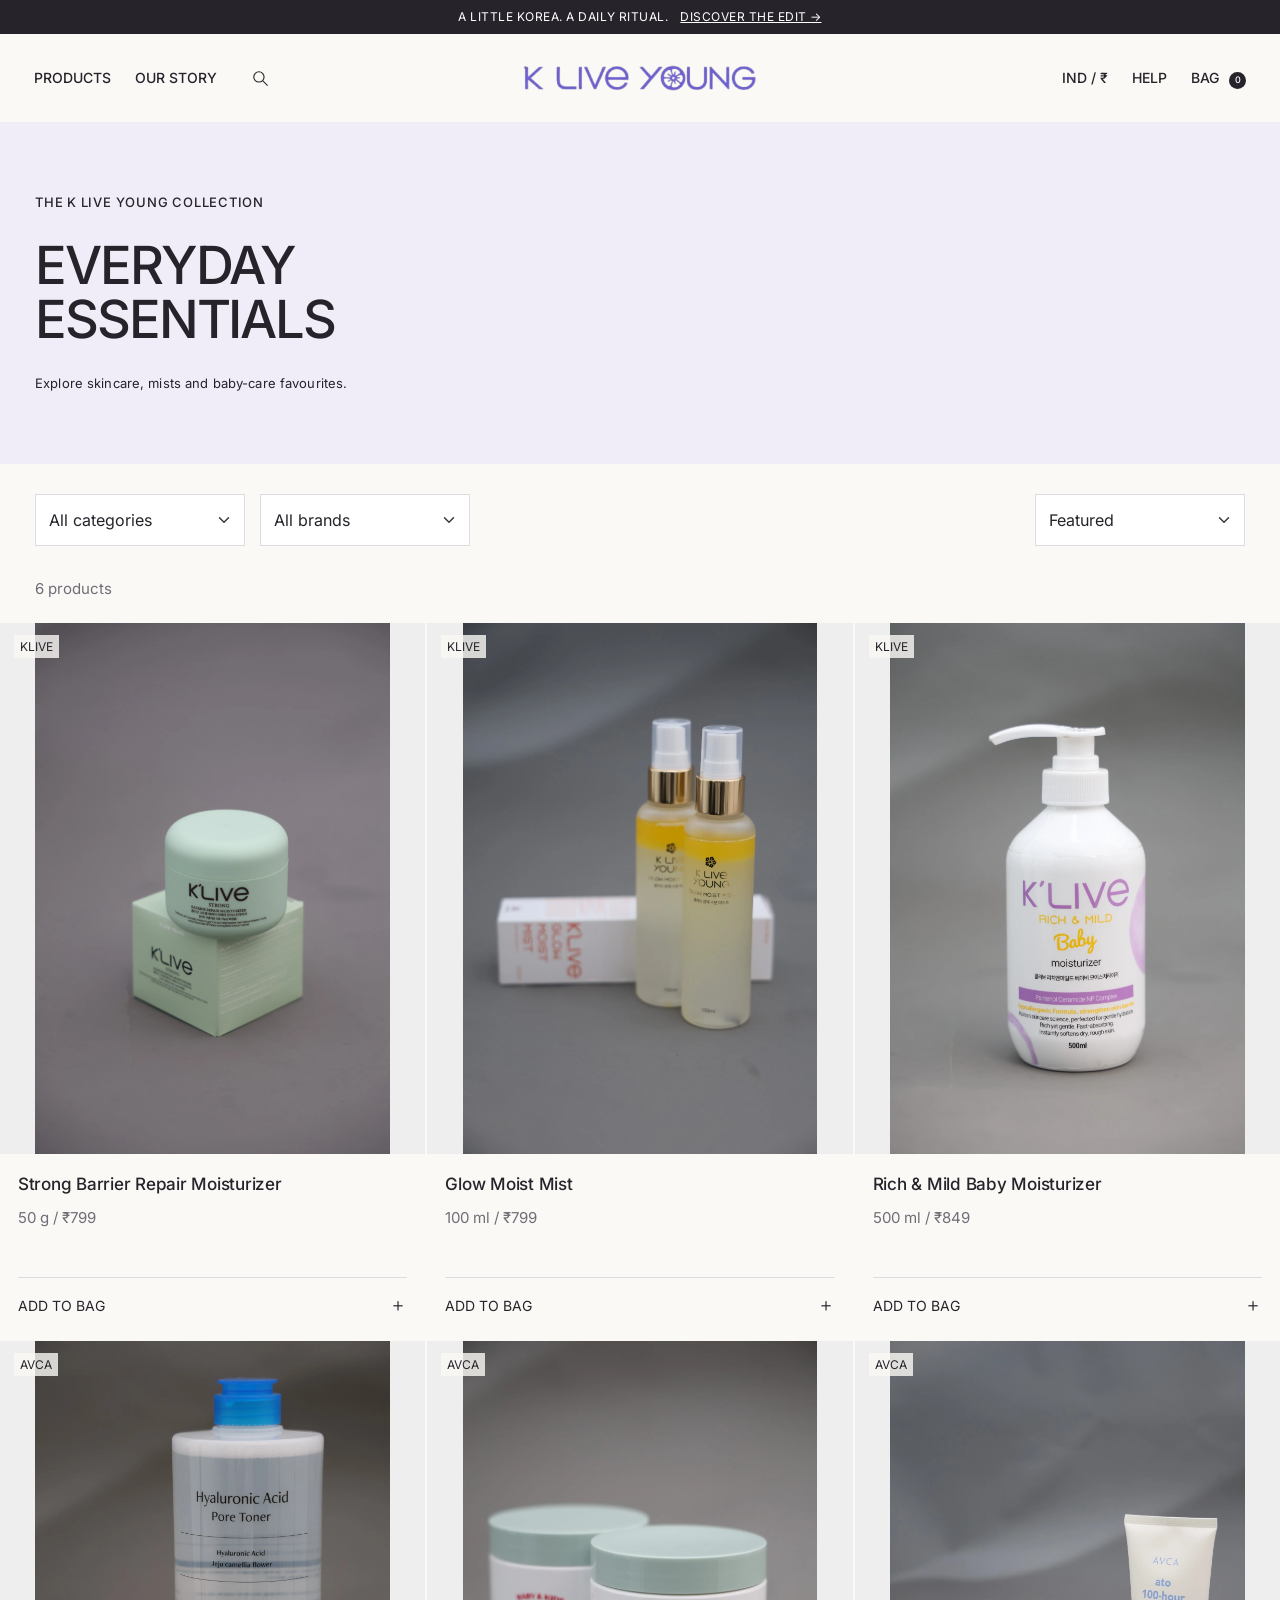
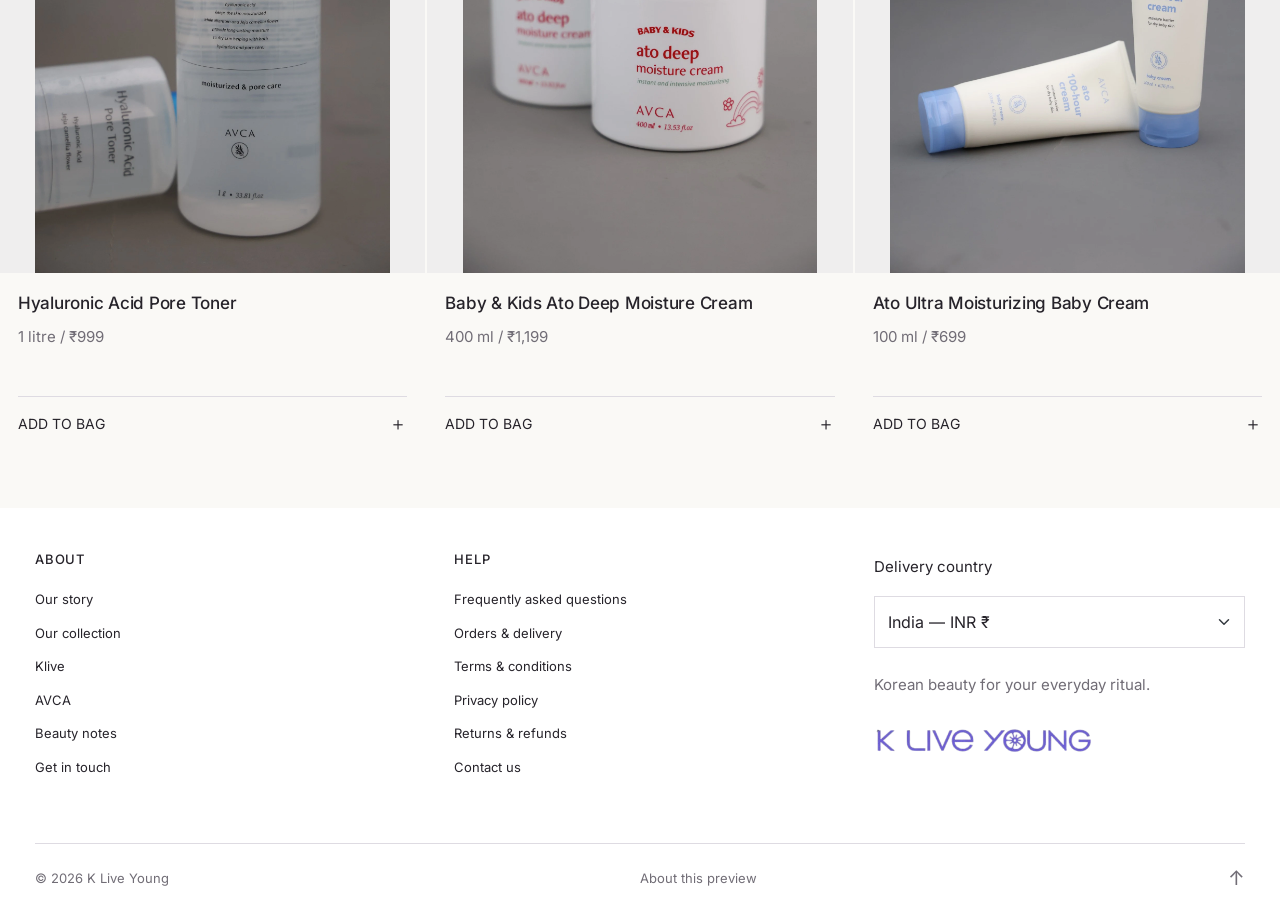
<file: shop.html>
<!doctype html><html lang="en"><head><meta charset="utf-8"><meta name="viewport" content="width=device-width, initial-scale=1"><title>Shop the collection | K Live Young</title><meta name="description" content="Discover Klive and curated Korean beauty. Explore skincare, facial mists and everyday baby-care essentials."><link rel="icon" href="assets/images/logo.png"><link rel="stylesheet" href="assets/vendor/bootstrap.min.css"><link rel="stylesheet" href="assets/css/fonts.css"><link rel="stylesheet" href="assets/css/style.css"></head><body id="top" class=""><a class="skip-link" href="#main">Skip to content</a><div class="announcement">A LITTLE KOREA. A DAILY RITUAL. <a href="shop.html">DISCOVER THE EDIT →</a></div><header class="site-header"><nav class="navbar container-fluid" aria-label="Main navigation"><div class="nav-side"><button class="nav-link mobile-menu" type="button" data-bs-toggle="offcanvas" data-bs-target="#menuDrawer" aria-controls="menuDrawer" aria-label="Open menu">☰</button><a class="nav-link desktop-link" href="shop.html">PRODUCTS</a><a class="nav-link desktop-link" href="index.html#our-story">OUR STORY</a><button class="icon-button" data-bs-toggle="modal" data-bs-target="#searchModal" aria-label="Search products"><svg viewBox="0 0 24 24" aria-hidden="true"><circle cx="10" cy="10" r="6.5"/><path d="m15 15 6 6"/></svg></button></div><a class="brand" href="index.html" aria-label="K Live Young home"><img src="assets/images/klive-wordmark.svg" alt="K Live Young" width="240" height="32"></a><div class="nav-side nav-right"><span class="region">IND / ₹</span><a class="nav-link account-link" href="contact.html">HELP</a><button class="nav-link bag-button" data-bs-toggle="offcanvas" data-bs-target="#cartDrawer" aria-controls="cartDrawer">BAG <span class="cart-count">0</span></button></div></nav></header><main id="main" class="shop-page"><section class="shop-heading"><p class="eyebrow">THE K LIVE YOUNG COLLECTION</p><h1>EVERYDAY<br>ESSENTIALS</h1><p class="mono">Explore skincare, mists and baby-care favourites.</p></section><section aria-label="Product collection"><div class="shop-toolbar"><div><label class="visually-hidden" for="categoryFilter">Category</label><select id="categoryFilter" class="form-select"><option value="">All categories</option><option>Face care</option><option>Mists & toners</option><option>Baby care</option></select><label for="brandFilter" class="visually-hidden">Brand</label><select id="brandFilter" class="form-select"><option value="">All brands</option><option>KLIVE</option><option>AVCA</option></select></div><label for="sortFilter" class="visually-hidden">Sort products</label><select id="sortFilter" class="form-select"><option value="featured">Featured</option><option value="price-asc">Price: low to high</option><option value="price-desc">Price: high to low</option><option value="name">Name A–Z</option></select></div><p class="small-copy collection-count" id="collectionCount" aria-live="polite"></p><div id="collectionGrid" class="collection-grid"><article class="product-card"><a class="product-photo" href="product.html?id=moisturizer"><img src="assets/images/IMG_9931.webp" alt="KLIVE Strong Barrier Repair Moisturizer" class="" loading="lazy"><span class="product-label">KLIVE</span></a><div class="product-caption"><a href="product.html?id=moisturizer"><h3>Strong Barrier Repair Moisturizer</h3></a><p class="small-copy">50 g / ₹799</p><button class="quick-add" data-add="moisturizer" aria-label="Add Strong Barrier Repair Moisturizer to bag">ADD TO BAG <span>＋</span></button></div></article><article class="product-card"><a class="product-photo" href="product.html?id=mist"><img src="assets/images/IMG_9954.webp" alt="KLIVE Glow Moist Mist" class="" loading="lazy"><span class="product-label">KLIVE</span></a><div class="product-caption"><a href="product.html?id=mist"><h3>Glow Moist Mist</h3></a><p class="small-copy">100 ml / ₹799</p><button class="quick-add" data-add="mist" aria-label="Add Glow Moist Mist to bag">ADD TO BAG <span>＋</span></button></div></article><article class="product-card"><a class="product-photo" href="product.html?id=baby"><img src="assets/images/IMG_9905.webp" alt="KLIVE Rich & Mild Baby Moisturizer" class="" loading="lazy"><span class="product-label">KLIVE</span></a><div class="product-caption"><a href="product.html?id=baby"><h3>Rich & Mild Baby Moisturizer</h3></a><p class="small-copy">500 ml / ₹849</p><button class="quick-add" data-add="baby" aria-label="Add Rich & Mild Baby Moisturizer to bag">ADD TO BAG <span>＋</span></button></div></article><article class="product-card"><a class="product-photo" href="product.html?id=toner"><img src="assets/images/IMG_9959.webp" alt="AVCA Hyaluronic Acid Pore Toner" class="" loading="lazy"><span class="product-label">AVCA</span></a><div class="product-caption"><a href="product.html?id=toner"><h3>Hyaluronic Acid Pore Toner</h3></a><p class="small-copy">1 litre / ₹999</p><button class="quick-add" data-add="toner" aria-label="Add Hyaluronic Acid Pore Toner to bag">ADD TO BAG <span>＋</span></button></div></article><article class="product-card"><a class="product-photo" href="product.html?id=cream"><img src="assets/images/IMG_9935.webp" alt="AVCA Baby & Kids Ato Deep Moisture Cream" class="" loading="lazy"><span class="product-label">AVCA</span></a><div class="product-caption"><a href="product.html?id=cream"><h3>Baby & Kids Ato Deep Moisture Cream</h3></a><p class="small-copy">400 ml / ₹1,199</p><button class="quick-add" data-add="cream" aria-label="Add Baby & Kids Ato Deep Moisture Cream to bag">ADD TO BAG <span>＋</span></button></div></article><article class="product-card"><a class="product-photo" href="product.html?id=ato"><img src="assets/images/IMG_9946.webp" alt="AVCA Ato Ultra Moisturizing Baby Cream" class="" loading="lazy"><span class="product-label">AVCA</span></a><div class="product-caption"><a href="product.html?id=ato"><h3>Ato Ultra Moisturizing Baby Cream</h3></a><p class="small-copy">100 ml / ₹699</p><button class="quick-add" data-add="ato" aria-label="Add Ato Ultra Moisturizing Baby Cream to bag">ADD TO BAG <span>＋</span></button></div></article></div><p id="collectionEmpty" class="mono empty-message" hidden>No products match these filters. Try another category or brand.</p></section></main><footer class="site-footer"><div class="row g-5"><div class="col-6 col-lg-4"><h2 class="eyebrow">ABOUT</h2><ul class="footer-links"><li><a href="index.html#our-story">Our story</a></li><li><a href="shop.html">Our collection</a></li><li><a href="shop.html?brand=KLIVE">Klive</a></li><li><a href="shop.html?brand=AVCA">AVCA</a></li><li><a href="index.html#beauty-notes">Beauty notes</a></li><li><a href="contact.html">Get in touch</a></li></ul></div><div class="col-6 col-lg-4"><h2 class="eyebrow">HELP</h2><ul class="footer-links"><li><a href="product.html#product-faq">Frequently asked questions</a></li><li><button data-info="shipping">Orders & delivery</button></li><li><button data-info="terms">Terms & conditions</button></li><li><button data-info="privacy">Privacy policy</button></li><li><button data-info="returns">Returns & refunds</button></li><li><a href="contact.html">Contact us</a></li></ul></div><div class="col-12 col-lg-4"><label for="country" class="mb-3">Delivery country</label><select id="country" class="form-select" aria-label="Delivery country"><option>India — INR ₹</option></select><p class="small-copy mt-4">Korean beauty for your everyday ritual.</p><a href="index.html" class="footer-logo"><img src="assets/images/klive-wordmark.svg" alt="K Live Young" width="240" height="32" loading="lazy"></a></div></div><div class="footer-bottom"><span>© <span data-year>2026</span> K Live Young</span><button data-info="prototype">About this preview</button><a href="#top" aria-label="Back to top">↑</a></div></footer><div class="offcanvas offcanvas-start" tabindex="-1" id="menuDrawer" aria-labelledby="menuTitle"><div class="offcanvas-header"><h2 class="offcanvas-title" id="menuTitle">Explore K Live Young</h2><button class="btn-close" data-bs-dismiss="offcanvas" aria-label="Close menu"></button></div><div class="offcanvas-body menu-links"><a href="shop.html">Shop all</a><a href="shop.html?category=Face%20care">Face care</a><a href="shop.html?category=Mists%20%26%20toners">Mists & toners</a><a href="shop.html?category=Baby%20care">Baby care</a><a href="index.html#our-story">Our story</a><a href="contact.html">Contact</a></div></div><div class="offcanvas offcanvas-end" tabindex="-1" id="cartDrawer" aria-labelledby="cartTitle"><div class="offcanvas-header"><h2 id="cartTitle" class="offcanvas-title">Your bag <span class="cart-count">0</span></h2><button class="btn-close" data-bs-dismiss="offcanvas" aria-label="Close bag"></button></div><div class="offcanvas-body d-flex flex-column"><div id="cartItems"></div><div class="cart-summary mt-auto"><div class="d-flex justify-content-between py-3"><span>Subtotal</span><strong id="cartTotal">₹0</strong></div><p class="small-copy">Shipping calculated at checkout.</p><button id="checkoutButton" class="btn btn-dark w-100">CONTINUE TO CHECKOUT</button><p class="cart-notice small-copy" id="checkoutNotice" role="status"></p></div></div></div><div class="modal fade" id="searchModal" tabindex="-1" aria-labelledby="searchTitle" aria-hidden="true"><div class="modal-dialog modal-lg"><div class="modal-content"><div class="modal-header"><h2 id="searchTitle" class="modal-title fs-5">Find your everyday essentials</h2><button class="btn-close" data-bs-dismiss="modal" aria-label="Close search"></button></div><div class="modal-body"><label for="searchInput" class="visually-hidden">Search products or brands</label><input id="searchInput" type="search" class="form-control" placeholder="Search products or brands…" autocomplete="off"><div id="searchResults" class="mt-4" aria-live="polite"></div></div></div></div></div><div class="modal fade" id="infoModal" tabindex="-1" aria-labelledby="infoTitle" aria-hidden="true"><div class="modal-dialog modal-dialog-centered"><div class="modal-content"><div class="modal-header"><h2 id="infoTitle" class="modal-title fs-5"></h2><button class="btn-close" data-bs-dismiss="modal" aria-label="Close information"></button></div><div class="modal-body"><p id="infoText" class="small-copy"></p></div></div></div></div><div class="toast-container position-fixed bottom-0 end-0 p-3"><div id="cartToast" class="toast" role="status" aria-live="polite"><div class="toast-body d-flex justify-content-between"><span>Added to your bag.</span><button class="btn-close ms-3" data-bs-dismiss="toast" aria-label="Dismiss notification"></button></div></div></div><script src="assets/vendor/bootstrap.bundle.min.js"></script><script src="assets/js/catalog.js"></script><script src="assets/js/app.js"></script></body></html>
</file>
<file: assets/css/fonts.css>
@font-face {
  font-family: 'Inter';
  font-style: normal;
  font-weight: 400;
  font-display: swap;
  src: url(../fonts/inter-UcCO3FwrK3iLTeHuS_nVMrMxCp50SjIw2boKoduKmMEVuLyfMZg.ttf) format('truetype');
}
@font-face {
  font-family: 'Inter';
  font-style: normal;
  font-weight: 500;
  font-display: swap;
  src: url(../fonts/inter-UcCO3FwrK3iLTeHuS_nVMrMxCp50SjIw2boKoduKmMEVuI6fMZg.ttf) format('truetype');
}
@font-face {
  font-family: 'Inter';
  font-style: normal;
  font-weight: 600;
  font-display: swap;
  src: url(../fonts/inter-UcCO3FwrK3iLTeHuS_nVMrMxCp50SjIw2boKoduKmMEVuGKYMZg.ttf) format('truetype');
}
</file>
<file: assets/css/style.css>
/* K LIVE YOUNG — EDITORIAL BOOTSTRAP THEME
   Change these design tokens to restyle the whole website. */
:root{--paper:#faf9f6;--white:#fff;--ink:#26232a;--muted:#716d76;--lavender:#f0edf9;--lavender-strong:#8e82da;--line:#dedbe2;--sans:'Inter',Arial,sans-serif;--bs-font-sans-serif:var(--sans);--bs-body-font-family:var(--sans);--bs-body-color:var(--ink);--bs-body-bg:var(--paper)}
*{box-sizing:border-box}html{scroll-behavior:smooth;scroll-padding-top:100px}body{margin:0;font:15px/1.5 var(--sans);background:var(--paper)}a{color:inherit;text-decoration:none}button,input,select,textarea{font:inherit}button{color:inherit}button:focus-visible,a:focus-visible,input:focus-visible,select:focus-visible,textarea:focus-visible{outline:2px solid var(--lavender-strong);outline-offset:4px}button{border:0;background:none}img{max-width:100%;display:block}h1,h2,h3,p{margin:0}p+p{margin-top:1.25rem}h1,h2,h3{font-family:var(--sans);font-weight:500;letter-spacing:-.04em}h1{font-size:clamp(34px,4.1vw,62px);line-height:1.03}h2{font-size:clamp(28px,3vw,46px);line-height:1.04}h3{font-size:15px;line-height:1.35;letter-spacing:-.015em}.mono,.small-copy,.review-count,.footer-links,.breadcrumb-mini{font-family:var(--sans)}.mono{font-size:14px;line-height:1.8;letter-spacing:.01em}.small-copy{font-size:11px;line-height:1.8;color:var(--muted)}.eyebrow{font-size:10px;letter-spacing:.06em;font-weight:500;text-transform:uppercase}.text-link{display:inline-block;font-size:10px;line-height:1.5;border-bottom:1px solid currentColor;padding-bottom:3px;letter-spacing:.035em}.btn{border-radius:0;padding:15px 25px;font-family:var(--sans);font-size:11px;letter-spacing:.02em;font-weight:500}.btn-dark{--bs-btn-bg:var(--ink);--bs-btn-border-color:var(--ink);--bs-btn-hover-bg:#514967;--bs-btn-hover-border-color:#514967;--bs-btn-disabled-bg:var(--muted);--bs-btn-disabled-border-color:var(--muted)}.btn-light{--bs-btn-bg:var(--paper);--bs-btn-border-color:var(--paper);--bs-btn-hover-bg:var(--lavender);--bs-btn-hover-border-color:var(--lavender)}.form-control,.form-select{border-radius:0;border:1px solid var(--line);padding:13px;font-family:var(--sans);font-size:12px;background-color:var(--white)}.form-control:focus,.form-select:focus{border-color:var(--lavender-strong);box-shadow:0 0 0 2px #8e82da22}.skip-link{position:fixed;top:-80px;left:10px;z-index:2000;background:var(--ink);color:white;padding:10px}.skip-link:focus{top:10px}.announcement{background:var(--ink);color:white;min-height:26px;display:flex;gap:12px;justify-content:center;align-items:center;font-size:8px;letter-spacing:.04em;text-align:center;padding:5px 10px}.announcement a{text-decoration:underline}.site-header{position:sticky;top:0;z-index:1020;background:transparent;-webkit-backdrop-filter:none;backdrop-filter:none;transition:background-color .25s ease,box-shadow .25s ease}
.site-header.is-scrolled{background:rgba(250,249,246,.82);-webkit-backdrop-filter:blur(16px);backdrop-filter:blur(16px);box-shadow:0 1px 0 rgba(35,30,45,.08)}.navbar{height:88px;padding:8px 34px;border-bottom:0;display:grid;grid-template-columns:1fr auto 1fr}.brand img{height:67px;width:69px;object-fit:contain}.nav-side{display:flex;align-items:center;gap:24px}.nav-right{justify-content:flex-end}.nav-link,.region{font-size:10px;font-weight:500;padding:10px 0;color:var(--ink)}.icon-button{padding:10px;line-height:0}.icon-button svg{width:19px;height:19px;fill:none;stroke:currentColor;stroke-width:1.4}.bag-button{white-space:nowrap}.cart-count{display:inline-flex;align-items:center;justify-content:center;font-size:9px;background:var(--ink);color:white;border-radius:50%;min-width:17px;height:17px;margin-left:6px}.mobile-menu{display:none}.hero-home{height:calc(min(83vw,670px) + 50px);min-height:550px;position:relative;background:var(--lavender)}.hero-image{width:100%;height:100%;object-fit:cover;object-position:50% 35%}.hero-shade{position:absolute;inset:0;background:linear-gradient(90deg,rgba(29,21,45,.35),transparent 65%)}.hero-copy{position:absolute;left:34px;top:44%;color:white;max-width:480px}.hero-copy h1{font-size:clamp(31px,3vw,50px);margin:14px 0 26px}.hero-copy .btn{padding:12px 18px}.hero-index{position:absolute;right:30px;bottom:24px;color:white;font:10px var(--sans)}.brand-intro{padding:48px 20px;text-align:center;font:10px/1.8 var(--sans);letter-spacing:.02em}.section-heading{padding:33px 34px 28px;display:flex;justify-content:space-between;align-items:flex-end;gap:20px}.section-heading h2{font-size:clamp(28px,3.1vw,48px)}.section-heading .text-link{font-size:9px}.best-grid{display:grid;grid-template-columns:repeat(3,minmax(0,1fr));gap:2px}.product-card{min-width:0;background:var(--paper);position:relative}.product-photo{display:block;position:relative;background:#efeeee;overflow:hidden;aspect-ratio:4/5}.product-photo img{width:100%;height:100%;object-fit:contain;transition:transform .55s}.product-photo:hover img{transform:scale(1.025)}.product-label{position:absolute;top:12px;left:14px;font:8px var(--sans);color:var(--ink);background:#faf9f6cc;padding:4px 6px}.product-caption{padding:13px 16px 17px;min-height:125px;display:flex;flex-direction:column;gap:8px}.product-caption h3{font-size:12px;font-weight:500}.product-caption p{font-size:9px}.quick-add{display:flex;justify-content:space-between;align-items:center;border-top:1px solid var(--line);width:100%;font-size:9px;padding:11px 0 0;margin-top:auto}.quick-add span{font-size:18px}.quick-add:hover{color:#6453a5}.campaign-card{position:relative;overflow:hidden;min-height:100%;background:var(--lavender)}.campaign-card>img{width:100%;height:100%;object-fit:cover;object-position:50% 25%;transition:transform 1s}.campaign-card:hover>img{transform:scale(1.03)}.campaign-caption{position:absolute;left:12px;right:12px;bottom:12px;background:var(--paper);padding:15px;display:flex;justify-content:space-between;gap:12px;font-size:9px}.collection-banner{height:300px;position:relative;margin-top:36px;overflow:hidden;background:var(--lavender)}.collection-banner>img{position:absolute;inset:0;width:100%;height:100%;object-fit:cover;object-position:50% 50%;filter:brightness(.8)}.banner-copy{position:absolute;inset:0;display:flex;align-items:center;justify-content:center;flex-direction:column;color:white;text-align:center;padding:24px;gap:13px;background:#28203335}.banner-copy h2{font-size:32px}.banner-copy .small-copy{color:white}.banner-copy .btn{margin-top:9px}.product-rail,.category-rail{display:grid;gap:17px;padding:0 34px 34px;overflow:auto;scroll-snap-type:x mandatory}.five-up{grid-template-columns:repeat(5,minmax(0,1fr))}.four-up{grid-template-columns:repeat(4,minmax(0,1fr));gap:2px;padding:0}.product-rail .product-card{scroll-snap-align:start}.five-up .product-photo{aspect-ratio:4/5}.five-up .product-caption{padding:13px 0}.five-up h3{font-size:11px}.discovery-banner{height:620px;position:relative;overflow:hidden;margin-top:30px;background:var(--lavender)}.discovery-image{width:100%;height:100%;object-fit:cover;object-position:50% 36%}.discovery-copy{position:absolute;inset:0;display:flex;align-items:center;justify-content:flex-start;flex-direction:column;padding:65px 20px;background:linear-gradient(180deg,#2d264840,transparent 65%);color:white;text-align:center}.discovery-copy h2{font-size:clamp(25px,3vw,42px);margin:22px 0}.discovery-copy .btn{margin-top:10px}.category-rail{grid-template-columns:repeat(5,minmax(0,1fr));padding-bottom:38px;gap:18px}.category-card img{width:100%;aspect-ratio:4/5;object-fit:cover}.category-card h3{font-size:9px;text-align:center;letter-spacing:0;padding:17px 0}.review-story{background:#fff;margin-top:20px}.review-copy{padding:55px 40px;display:flex;flex-direction:column;min-height:650px}.review-copy h2{font-size:31px;margin:20px 0}.review-empty{margin-top:auto;padding-top:45px}.review-symbol{font-size:35px}.review-empty>p{font-size:14px;margin-top:12px}.review-empty>.small-copy{font-size:11px;max-width:440px;margin:20px 0}.story-image{width:100%;height:650px;object-fit:cover;object-position:50% 24%}.brand-statement{padding:42px 35px 45px;background:white}.brand-statement h2{font-size:24px;margin-bottom:20px}.brand-statement .col-md-6:last-child>p{font-size:15px;max-width:580px;margin-bottom:20px}.editorial-strip{display:grid;grid-template-columns:repeat(4,1fr);gap:2px;padding:0 34px 60px;background:white}.editorial-strip img{width:100%;aspect-ratio:4/5;object-fit:cover;object-position:center}.editorial-strip span{display:block;padding:15px 0;font-size:8px}.site-footer{padding:45px 35px 25px;background:white}.site-footer .eyebrow{margin-bottom:24px}.footer-links{list-style:none;padding:0;font-size:10px;line-height:1.5}.footer-links li{margin:14px 0}.footer-links button{padding:0;text-align:left}.site-footer label{font-size:12px}.footer-logo{display:inline-block;margin-top:28px}.footer-bottom{display:flex;align-items:center;justify-content:space-between;margin-top:50px;padding-top:22px;border-top:1px solid var(--line);font:9px var(--sans);color:var(--muted)}.footer-bottom>a{font-size:20px}.product-main{position:relative}.product-gallery{position:relative;background:#eee}.breadcrumb-mini{position:absolute;top:20px;left:22px;right:22px;font-size:9px;z-index:5;mix-blend-mode:multiply}.carousel-item img{width:100%;height:760px;object-fit:contain;background:#eee}.gallery-arrow{display:flex;align-items:center;justify-content:center;background:white;color:var(--ink);border-radius:50%;width:42px;height:42px}.carousel-control-next,.carousel-control-prev{opacity:1;width:12%}.gallery-thumbs{position:absolute;bottom:15px;left:20px;display:flex;gap:10px;z-index:6}.gallery-thumbs button{padding:0;width:54px;height:60px;border:1px solid transparent;background:white}.gallery-thumbs img{width:100%;height:100%;object-fit:cover}.gallery-thumbs button.active{border:2px solid var(--ink)}.product-info{padding:70px clamp(28px,5.5vw,90px) 35px}.tag-label{display:inline-block;background:var(--lavender);padding:7px;margin-bottom:17px}.product-info h1{font-size:27px;line-height:1.25;letter-spacing:-.025em;margin:22px 0 17px}.review-count{font-size:9px;text-decoration:underline}.product-description{margin-top:34px}.product-info>.mono{font-size:13px;margin-bottom:25px}.quantity-field{width:80px;max-width:80px;padding:8px}.product-add{margin-bottom:24px}.help-card{background:white;padding:20px;margin:0 0 20px}.help-card p{font-size:13px;margin:12px 0}.routine-helper{display:flex;gap:16px;border:1px solid var(--line);padding:12px;align-items:center}.routine-helper>img{width:65px;height:80px;object-fit:contain}.routine-helper p{font-size:13px;margin:7px 0}.purchase-support{display:flex;gap:25px;justify-content:space-between;margin-top:24px;font-size:11px}.purchase-support span,.purchase-support button{font:9px var(--sans);color:var(--muted);padding:0}.attribute-strip{padding:70px 20px;text-align:center;font:15px var(--sans)}.product-details .details-copy{padding:70px 6vw}.details-copy h2{font-size:24px;line-height:1.25;margin-bottom:28px}.details-copy>.mono{font-size:13px;margin-bottom:38px}.panel-image{width:100%;height:100%;min-height:650px;max-height:900px;object-fit:cover;object-position:50% 28%}.accordion{--bs-accordion-bg:transparent;--bs-accordion-border-color:var(--line);--bs-accordion-btn-focus-box-shadow:none;--bs-accordion-active-bg:transparent;--bs-accordion-active-color:var(--ink)}.accordion-button{font-family:var(--sans);font-size:14px;line-height:1.45;padding:22px 0;background:none;border-radius:0!important;box-shadow:none!important;gap:15px}.accordion-button::after{background:none!important;content:'+';font:20px var(--sans);width:auto;height:auto;transform:none!important;margin-left:auto}.accordion-button:not(.collapsed)::after{content:'−'}.accordion-body{padding:0 20px 25px 0}.product-faq{padding:65px 4vw;gap:0}.faq-copy{padding:25px 0 25px 6vw}.faq-copy>.mono{margin-bottom:35px}.question-banner{position:relative;height:660px}.question-banner>img{width:100%;height:100%;object-fit:cover;object-position:50% 28%}.question-content{position:absolute;left:50%;top:50%;transform:translate(-50%,-50%);width:min(90%,660px);padding:45px;background:#faf9f6ed;text-align:center}.question-content h2{font-size:54px}.question-content>p{margin-top:20px}.question-content form{display:flex;margin-top:35px;background:white}.question-content input{border:0}.question-content button{padding:0 20px;font-size:26px}.product-reviews{margin-top:12px;background:white}.reviews-copy{padding:65px 6vw}.reviews-copy h2{font-size:30px;margin-bottom:25px}.reviews-copy .review-empty{padding:90px 0 50px}.brand-end{background:var(--lavender);min-height:500px;display:flex;align-items:center;justify-content:center;text-align:center;flex-direction:column;gap:45px;padding:65px 20px}.brand-end h2{font-size:34px}.brand-end img{object-fit:contain}.sticky-buy{position:fixed;bottom:0;left:0;right:0;z-index:1015;display:flex;justify-content:space-between;align-items:center;background:#fff;border-top:1px solid var(--line);padding:12px 25px;gap:20px;transform:translateY(110%);transition:transform .25s}.sticky-buy.visible{transform:translateY(0)}.sticky-buy>span{font-size:13px}.sticky-buy .btn{min-width:300px;padding:12px 20px}.offcanvas{--bs-offcanvas-width:460px;background:var(--paper)}.offcanvas-title{font-size:20px}.offcanvas-header{padding:25px;border-bottom:1px solid var(--line)}.menu-links{display:flex;flex-direction:column;gap:25px;padding:30px;font-size:23px}.cart-item{display:grid;grid-template-columns:85px 1fr;gap:16px;padding:20px 0;border-bottom:1px solid var(--line)}.cart-item img{width:85px;height:110px;object-fit:contain;background:#eee}.cart-item h3{font-size:13px}.cart-item .price{font:12px var(--sans);margin-top:8px}.cart-controls{display:flex;align-items:center;gap:15px;margin-top:12px}.cart-controls button{padding:4px 8px;border:1px solid var(--line);font-size:12px}.cart-remove{font-size:10px!important;margin-left:auto}.cart-notice{margin-top:15px;color:var(--ink)}.cart-empty{padding:40px 5px;font:14px var(--sans)}.modal-content{border:0;border-radius:0;background:var(--paper)}.modal-header{padding:25px;border-bottom-color:var(--line)}.modal-body{padding:25px}.search-result{display:flex;align-items:center;gap:20px;padding:16px 0;border-bottom:1px solid var(--line)}.search-result img{width:60px;height:75px;object-fit:contain;background:#eee}.search-result h3{font-size:14px}.search-result p{font:11px var(--sans);margin-top:8px}.toast{border-radius:0;background:var(--ink);color:white}.toast .btn-close{filter:invert(1)}.shop-heading{padding:70px 35px;background:var(--lavender)}.shop-heading h1{margin:25px 0}.shop-heading>.mono{font-size:13px}.shop-toolbar{padding:30px 35px;display:flex;justify-content:space-between;gap:20px}.shop-toolbar>div{display:flex;gap:15px}.shop-toolbar .form-select{max-width:220px;width:210px}.collection-count{padding:0 35px 20px}.collection-grid{display:grid;grid-template-columns:repeat(3,minmax(0,1fr));gap:2px;padding-bottom:50px}.empty-message{padding:70px 35px}.contact-info{padding:65px 5vw}.contact-info h1{margin:25px 0}.contact-info>.mono{margin-bottom:30px}.contact-info>a{font-size:18px;text-decoration:underline;overflow-wrap:anywhere}.contact-photo{margin-top:45px;width:100%;height:340px;object-fit:cover;object-position:center}.contact-form-wrap{padding:65px 5vw;background:var(--lavender)}.contact-form-wrap h2{font-size:27px;margin-bottom:35px}.contact-form-wrap label{font-size:12px;display:block;margin:23px 0 10px}#contactStatus{font:12px var(--sans);margin-top:20px}
@media(min-width:1600px){.hero-home{height:810px}.carousel-item img{height:880px}}
@media(max-width:991px){.nav-side{gap:14px}.navbar{padding:8px 22px}.product-info{padding:45px 35px}.carousel-item img{height:650px}.product-main .product-gallery{margin-bottom:0}.five-up{grid-template-columns:repeat(5,minmax(180px,1fr))}.category-rail{grid-template-columns:repeat(5,minmax(180px,1fr))}.product-info h1{font-size:30px}.product-main .product-info{max-width:680px;margin:auto}.hero-home{min-height:570px;height:calc(70vw + 50px)}.section-heading h2{font-size:37px}.panel-image{min-height:570px}.product-faq{padding:40px 25px}.faq-copy{padding-left:35px}.review-copy{padding:35px 25px}.story-image{height:610px}.editorial-strip{padding:0 22px 35px}.section-heading{padding-left:22px;padding-right:22px}.product-rail:not(.four-up),.category-rail{padding-left:22px;padding-right:22px}}
@media(max-width:767px){html{scroll-padding-top:85px}.announcement{font-size:7px;gap:7px}.announcement a{display:none}.navbar{height:78px;padding:7px 15px}.brand img{height:59px;width:61px}.nav-side{gap:9px}.desktop-link,.region,.account-link{display:none}.mobile-menu{display:block;font-size:20px}.nav-link{font-size:9px}.icon-button svg{width:17px;height:17px}.hero-home{height:660px;min-height:0}.hero-image{object-position:54% 35%}.hero-shade{background:linear-gradient(0deg,#1c173b70,transparent 80%)}.hero-copy{left:20px;top:auto;bottom:60px;max-width:310px}.hero-copy h1{font-size:35px}.hero-copy .btn{font-size:9px}.hero-index{right:18px;bottom:20px}.brand-intro{padding:28px 20px;font-size:8px}.section-heading{padding:28px 20px 23px;align-items:flex-end}.section-heading h2{font-size:32px}.section-heading>.text-link{font-size:8px;max-width:110px}.best-grid{grid-template-columns:repeat(2,minmax(0,1fr))}.best-grid>.campaign-card{grid-column:1/-1;height:450px}.best-grid>.product-card .product-caption{padding:12px;min-height:160px}.product-photo{aspect-ratio:3/4}.product-caption{padding:12px 10px;min-height:165px}.product-caption h3{font-size:12px}.product-caption p{font-size:9px}.product-label{font-size:7px;top:10px;left:8px;padding:4px}.collection-banner{height:300px;margin-top:24px}.banner-copy h2{font-size:27px}.five-up{grid-template-columns:repeat(5, minmax(165px,44vw));gap:12px;padding:0 20px 20px!important}.four-up{grid-template-columns:repeat(4,minmax(175px,46vw));padding-bottom:20px;gap:2px}.five-up .product-caption{padding:12px 0;min-height:170px}.category-rail{grid-template-columns:repeat(5,minmax(165px,43vw));gap:12px;padding:0 20px 20px!important}.category-card h3{font-size:9px}.discovery-banner{height:570px;margin-top:15px}.discovery-copy{padding-top:45px}.discovery-copy h2{font-size:28px}.discovery-image{object-position:50% 25%}.review-copy{min-height:470px;padding:35px 20px}.review-copy h2{font-size:31px}.review-empty{padding-top:35px}.story-image{height:460px;object-position:50% 25%}.brand-statement{padding:35px 20px}.brand-statement .eyebrow{margin-bottom:30px}.brand-statement h2{font-size:25px}.brand-statement .col-md-6:last-child>p{font-size:14px}.editorial-strip{grid-template-columns:repeat(2,1fr);padding:0 20px 20px;gap:18px 12px}.editorial-strip span{font-size:8px}.site-footer{padding:35px 20px 20px}.footer-links{font-size:10px}.footer-bottom{gap:15px;font-size:8px;margin-top:35px}.carousel-item img{height:510px}.gallery-thumbs{bottom:12px;left:15px;gap:7px}.gallery-thumbs button{width:44px;height:51px}.breadcrumb-mini{top:14px;left:15px;font-size:8px}.product-info{padding:35px 20px!important}.product-info h1{font-size:27px}.product-description{margin-top:25px}.product-info>.mono{font-size:13px}.attribute-strip{padding:40px 20px;font-size:12px;line-height:2}.product-details{flex-direction:column-reverse}.product-details .details-copy{padding:35px 20px}.details-copy h2{font-size:25px}.panel-image{height:500px;min-height:0;max-height:none}.product-faq{padding:0}.product-faq .faq-copy{padding:35px 20px}.faq-copy>.mono{font-size:13px}.accordion-button{font-size:14px;padding:21px 0}.question-banner{height:590px}.question-content{padding:32px 20px}.question-content h2{font-size:46px}.question-content>p{font-size:14px}.question-content form{margin-top:28px}.question-content .small-copy{font-size:10px}.product-reviews{flex-direction:column-reverse}.reviews-copy{padding:35px 20px}.reviews-copy h2{font-size:27px}.reviews-copy .review-empty{padding:45px 0 20px}.brand-end{min-height:450px;gap:35px}.brand-end h2{font-size:29px}.sticky-buy{padding:10px 15px;gap:10px}.sticky-buy>span{display:none}.sticky-buy .btn{min-width:0;width:100%;font-size:10px}.offcanvas{--bs-offcanvas-width:min(95vw,460px)}.offcanvas-header{padding:22px 18px}.offcanvas-body{padding:18px}.shop-heading{padding:45px 20px}.shop-heading h1{font-size:42px}.shop-toolbar{padding:20px;flex-direction:column;gap:12px}.shop-toolbar>div{gap:10px}.shop-toolbar .form-select{width:100%;max-width:none}.shop-toolbar>#sortFilter{width:100%}.collection-count{padding:0 20px 20px}.collection-grid{grid-template-columns:repeat(2,minmax(0,1fr))}.contact-info,.contact-form-wrap{padding:40px 20px}.contact-info h1{font-size:43px}.contact-photo{height:320px}.contact-info>a{font-size:16px}.contact-form-wrap h2{font-size:26px}}
@media(prefers-reduced-motion:reduce){*{scroll-behavior:auto!important;transition:none!important;animation:none!important}}

@media(max-width:767px){.site-footer>.row{--bs-gutter-x:24px}}

/* Readable typography and a more focused homepage. */
body{font-size:16px;line-height:1.65}
.small-copy,.mono{font-size:15px;line-height:1.75}
.eyebrow,.text-link,.section-heading .text-link{font-size:13px}
.btn,.nav-link,.region,.quick-add{font-size:14px}
.btn,.quick-add{min-height:44px}
.announcement{font-size:12px;min-height:34px;flex-wrap:wrap}
.brand-intro{font-size:14px}
.product-caption{padding:18px;min-height:185px}
.product-caption h3,.five-up h3{font-size:17px;line-height:1.45}
.product-caption p{font-size:15px}
.product-label,.campaign-caption{font-size:12px}
.footer-links,.footer-bottom,.editorial-strip span{font-size:13px}
.form-control,.form-select{font-size:16px}
.site-footer label,.contact-form-wrap label{font-size:15px}
.hero-copy h1{font-size:clamp(40px,4.5vw,68px)}
.hero-copy{max-width:650px}
.hero-copy .btn{font-size:14px}
.section-heading{padding-top:52px;padding-bottom:30px}
.section-heading h2{line-height:1.12}
.section-heading .eyebrow{margin-bottom:14px}
.family-products{grid-template-columns:repeat(3,minmax(0,1fr))}
.home-page .category-rail{grid-template-columns:repeat(3,minmax(0,1fr))}
.category-card h3{font-size:16px}
.routine-guide{background:#eeeaf5;padding-bottom:45px}
.routine-steps{display:grid;grid-template-columns:repeat(3,minmax(0,1fr));padding:0 34px;gap:24px}
.routine-step{display:flex;flex-direction:column;align-items:flex-start;padding:30px;background:var(--paper);border-top:2px solid var(--ink)}
.step-number{font:13px var(--sans);margin-bottom:30px}
.routine-step h3{font-size:26px;line-height:1.2;margin-bottom:16px}
.routine-step p{font-size:16px;line-height:1.75;margin-bottom:28px}
.routine-step .text-link{margin-top:auto}
.shopping-help{display:flex;align-items:center;justify-content:space-between;gap:48px;padding:65px 34px;background:var(--lavender)}
.shopping-help h2{margin:18px 0 24px}
.shopping-help p:not(.eyebrow){max-width:650px;font-size:18px}
.help-actions{display:flex;flex-direction:column;align-items:flex-start;gap:24px;flex-shrink:0}
@media(max-width:767px){
 .announcement{font-size:11px}.nav-link{font-size:13px}.mobile-menu{font-size:24px}
 .hero-copy h1{font-size:44px}.hero-copy .btn{font-size:13px}
 .brand-intro{font-size:13px}.section-heading{padding:36px 20px 24px;flex-wrap:wrap}
 .section-heading>.text-link{font-size:13px;max-width:none}.section-heading h2{font-size:34px}
 .product-caption h3,.five-up h3{font-size:16px}.product-caption p{font-size:14px}
 .best-grid>.product-card .product-caption,.product-caption{min-height:205px}
 .product-label{font-size:11px}.category-card h3{font-size:14px}
 .family-products{grid-template-columns:repeat(3,minmax(230px,75vw));padding:0 20px 24px}
 .home-page .category-rail{grid-template-columns:repeat(3,minmax(200px,65vw))}
 .routine-steps{grid-template-columns:1fr;padding:0 20px;gap:16px}.routine-step{padding:26px}.step-number{margin-bottom:20px}
 .shopping-help{padding:40px 20px;flex-direction:column;align-items:flex-start;gap:30px}
 .footer-links,.footer-bottom,.editorial-strip span{font-size:13px}.footer-bottom{flex-wrap:wrap}
}

/* Overlay the homepage navigation on the hero without reserving a blank row. */
.home-page .site-header{margin-bottom:-88px}
.home-page .site-header:not(.is-scrolled) .nav-link,
.home-page .site-header:not(.is-scrolled) .region,
.home-page .site-header:not(.is-scrolled) .icon-button{color:#fff;text-shadow:0 1px 5px rgba(0,0,0,.25)}
@media(max-width:767px){.home-page .site-header{margin-bottom:-78px}}

/* Supplied horizontal wordmark, framed without the source image's empty space. */
.brand img{width:240px;height:auto;object-fit:contain}
.footer-logo img{width:220px;height:auto}
.brand-end img{width:280px;height:auto}
@media(max-width:767px){.brand img{width:160px;height:auto}.nav-side{gap:5px}.icon-button{padding:8px}.footer-logo img{width:200px}}
</file>
